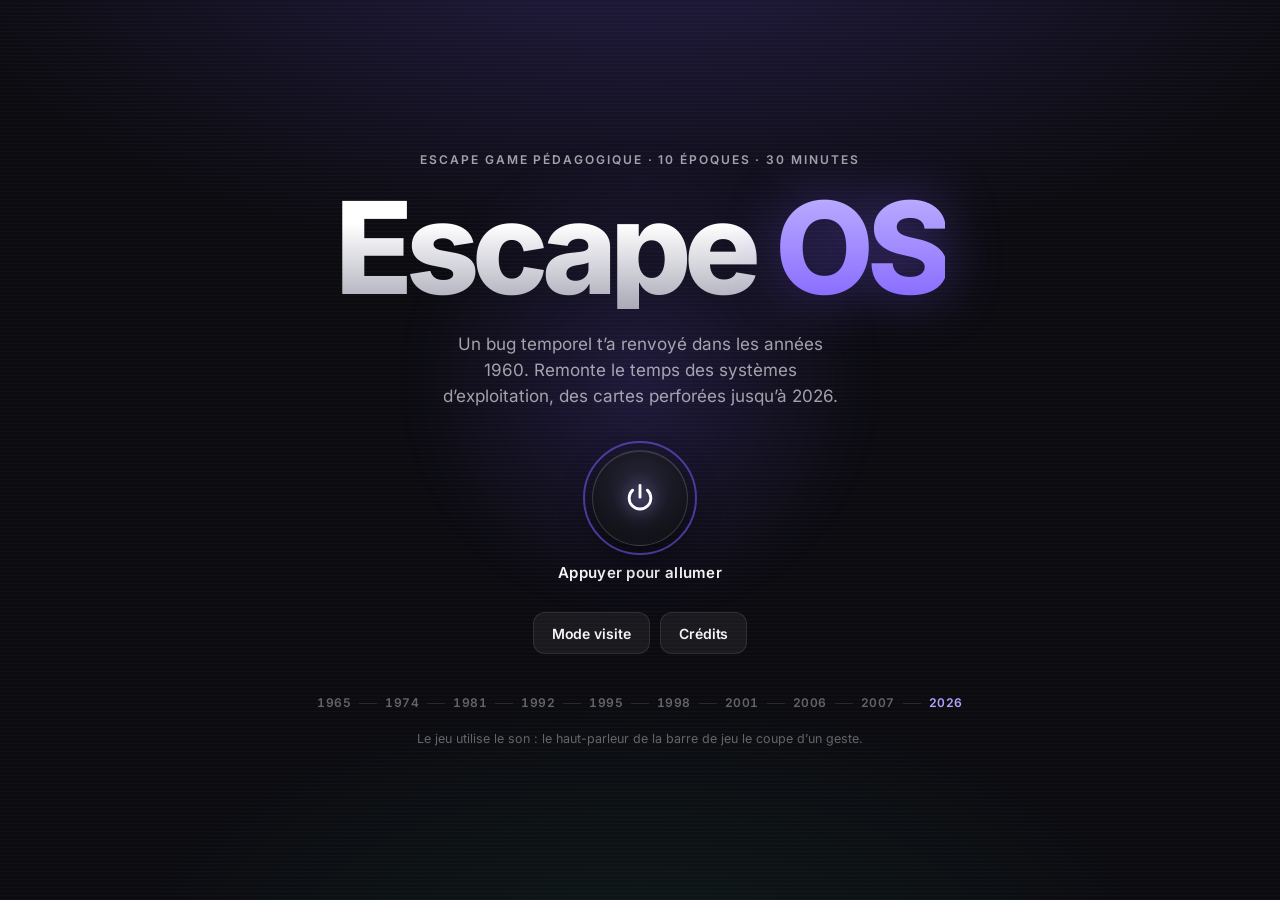
<file: index.html>
<!doctype html>
<html lang="fr">
<head>
  <meta charset="utf-8">
  <meta name="viewport" content="width=device-width, initial-scale=1, viewport-fit=cover">
  <title>Escape OS — remonter le temps des systèmes d’exploitation</title>
  <meta name="description" content="Mini escape game pédagogique : des cartes perforées des années 1960 jusqu’à l’agent IA de 2026, retrouve à chaque époque le geste qui fait passer à la suivante.">
  <meta name="theme-color" content="#0d0d12">
  <meta property="og:type" content="website">
  <meta property="og:title" content="Escape OS — remonter le temps des systèmes d’exploitation">
  <meta property="og:description" content="Trier des cartes perforées, enchaîner des commandes Unix, passer de A: à C:, envoyer un Wizz… Un escape game en 10 époques, de 1965 à 2026.">
  <meta property="og:url" content="https://escape-os-hfvc.netlify.app/">
  <meta property="og:image" content="https://escape-os-hfvc.netlify.app/assets/og-image.png">
  <meta property="og:image:width" content="1200">
  <meta property="og:image:height" content="630">
  <meta property="og:locale" content="fr_FR">
  <meta name="twitter:card" content="summary_large_image">
  <link rel="canonical" href="https://escape-os-hfvc.netlify.app/">
  <link rel="icon" href="assets/favicon.svg" type="image/svg+xml">
  <link rel="preload" href="assets/fonts/inter-latin.woff2" as="font" type="font/woff2" crossorigin>
  <link rel="stylesheet" href="css/base.css">
  <link rel="stylesheet" href="css/frame.css">
  <link rel="stylesheet" href="css/crt.css">
  <link rel="stylesheet" href="css/jump.css">
  <script type="module" src="js/main.js"></script>
</head>
<body data-era="title">
  <header id="hud" class="hud" hidden></header>

  <main id="stage" class="stage" aria-label="Écran de l’époque"></main>

  <section class="title" id="title" aria-labelledby="title-heading">
    <div class="title-glow" aria-hidden="true"></div>
    <div class="title-inner">
      <p class="title-kicker">Escape game pédagogique · 10 époques · 30 minutes</p>
      <h1 id="title-heading" class="title-logo"><span>Escape</span> <span class="title-os">OS</span></h1>
      <p class="title-sub">Un bug temporel t’a renvoyé dans les années 1960. Remonte le temps des systèmes d’exploitation, des cartes perforées jusqu’à 2026.</p>
      <button class="power" id="power" type="button" aria-describedby="power-label">
        <span class="power-halo" aria-hidden="true"></span>
        <svg viewBox="0 0 48 48" aria-hidden="true"><path d="M24 9v14"/><path d="M15.2 14.6a13 13 0 1 0 17.6 0"/></svg>
        <span class="sr-only">Allumer</span>
      </button>
      <p class="power-label" id="power-label">Appuyer pour allumer</p>
      <div class="title-actions">
        <button class="btn btn-ghost" type="button" data-title="continue" hidden>Reprendre en <span>1965</span></button>
        <button class="btn btn-ghost" type="button" data-title="new" hidden>Nouvelle partie</button>
        <button class="btn btn-ghost" type="button" data-title="visit">Mode visite</button>
        <button class="btn btn-ghost" type="button" data-title="credits">Crédits</button>
      </div>
      <ol class="title-eras" aria-label="Le parcours">
        <li>1965</li><li>1974</li><li>1981</li><li>1992</li><li>1995</li><li>1998</li><li>2001</li><li>2006</li><li>2007</li><li>2026</li>
      </ol>
      <p class="title-note">Le jeu utilise le son : le haut-parleur de la barre de jeu le coupe d’un geste.</p>
    </div>
  </section>

  <div id="overlays" class="overlays"></div>

  <noscript><p class="noscript">Escape OS a besoin de JavaScript pour fonctionner.</p></noscript>
</body>
</html>
</file>
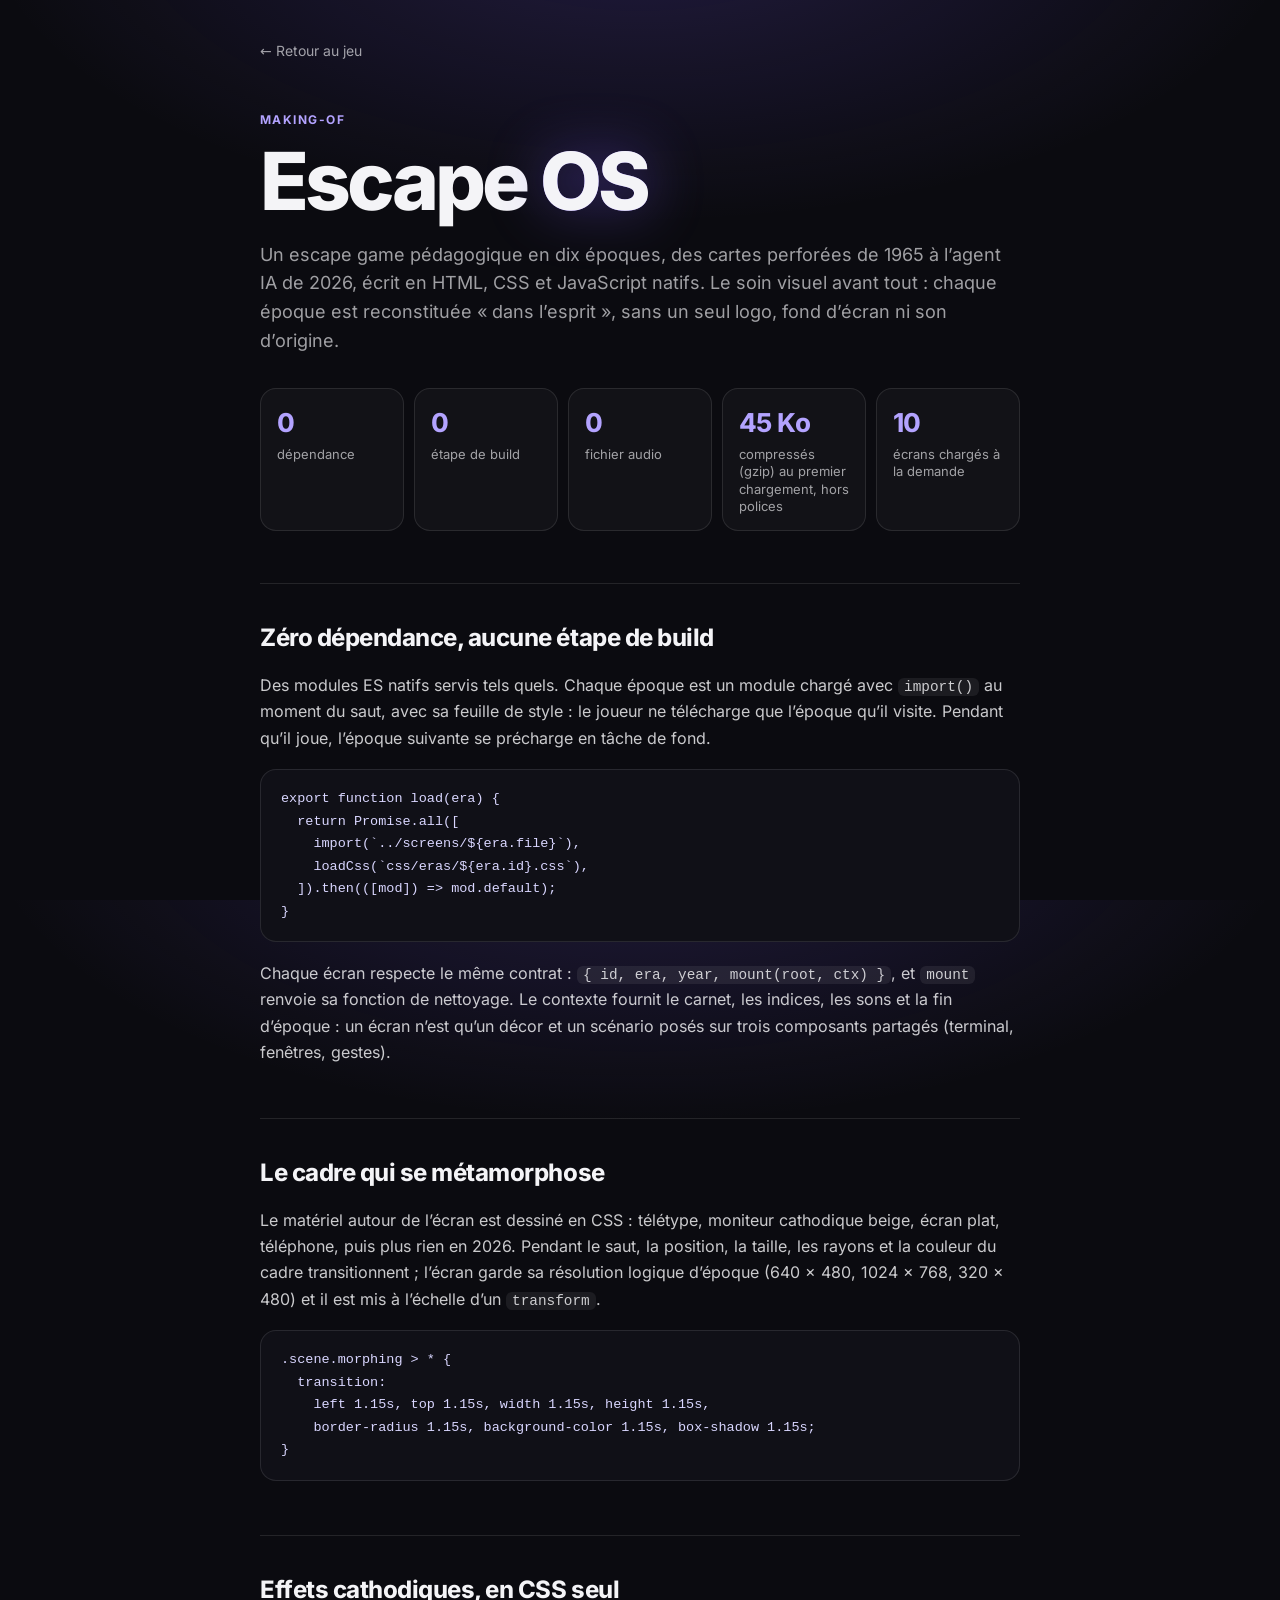
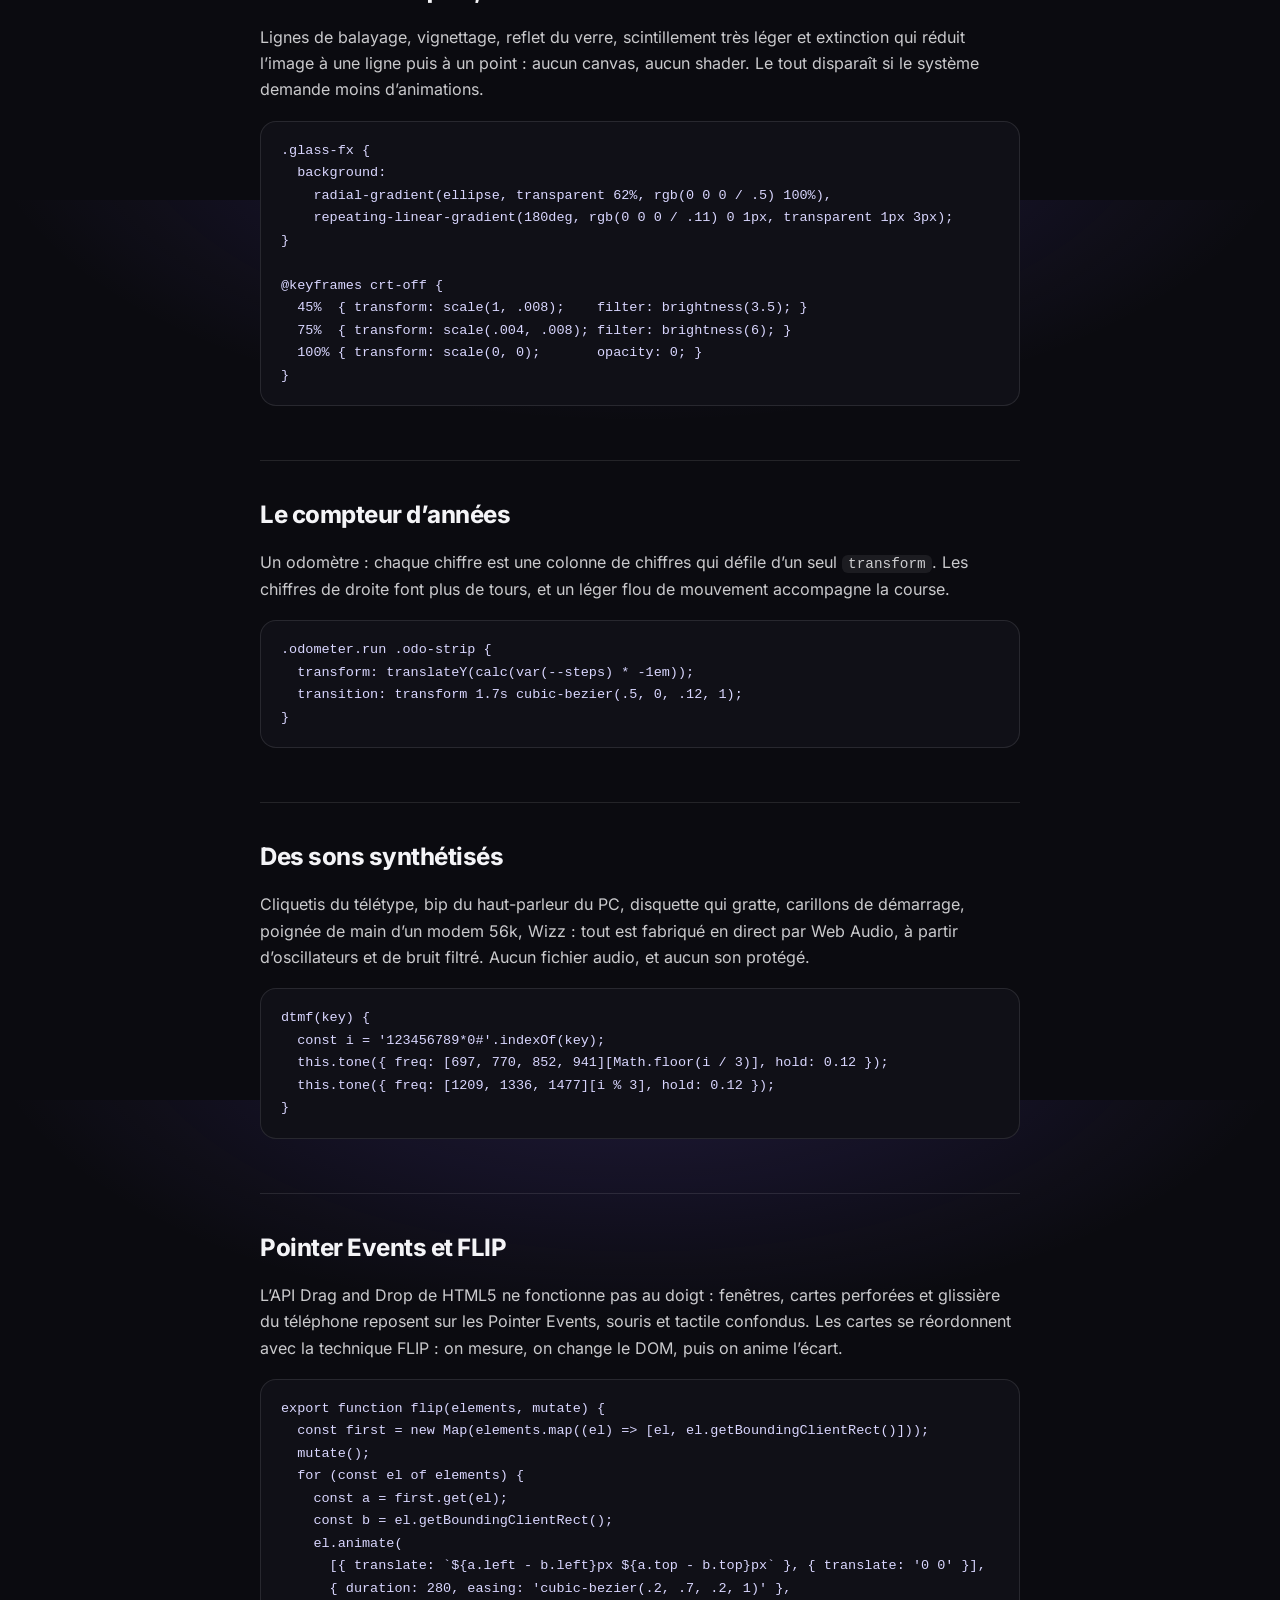
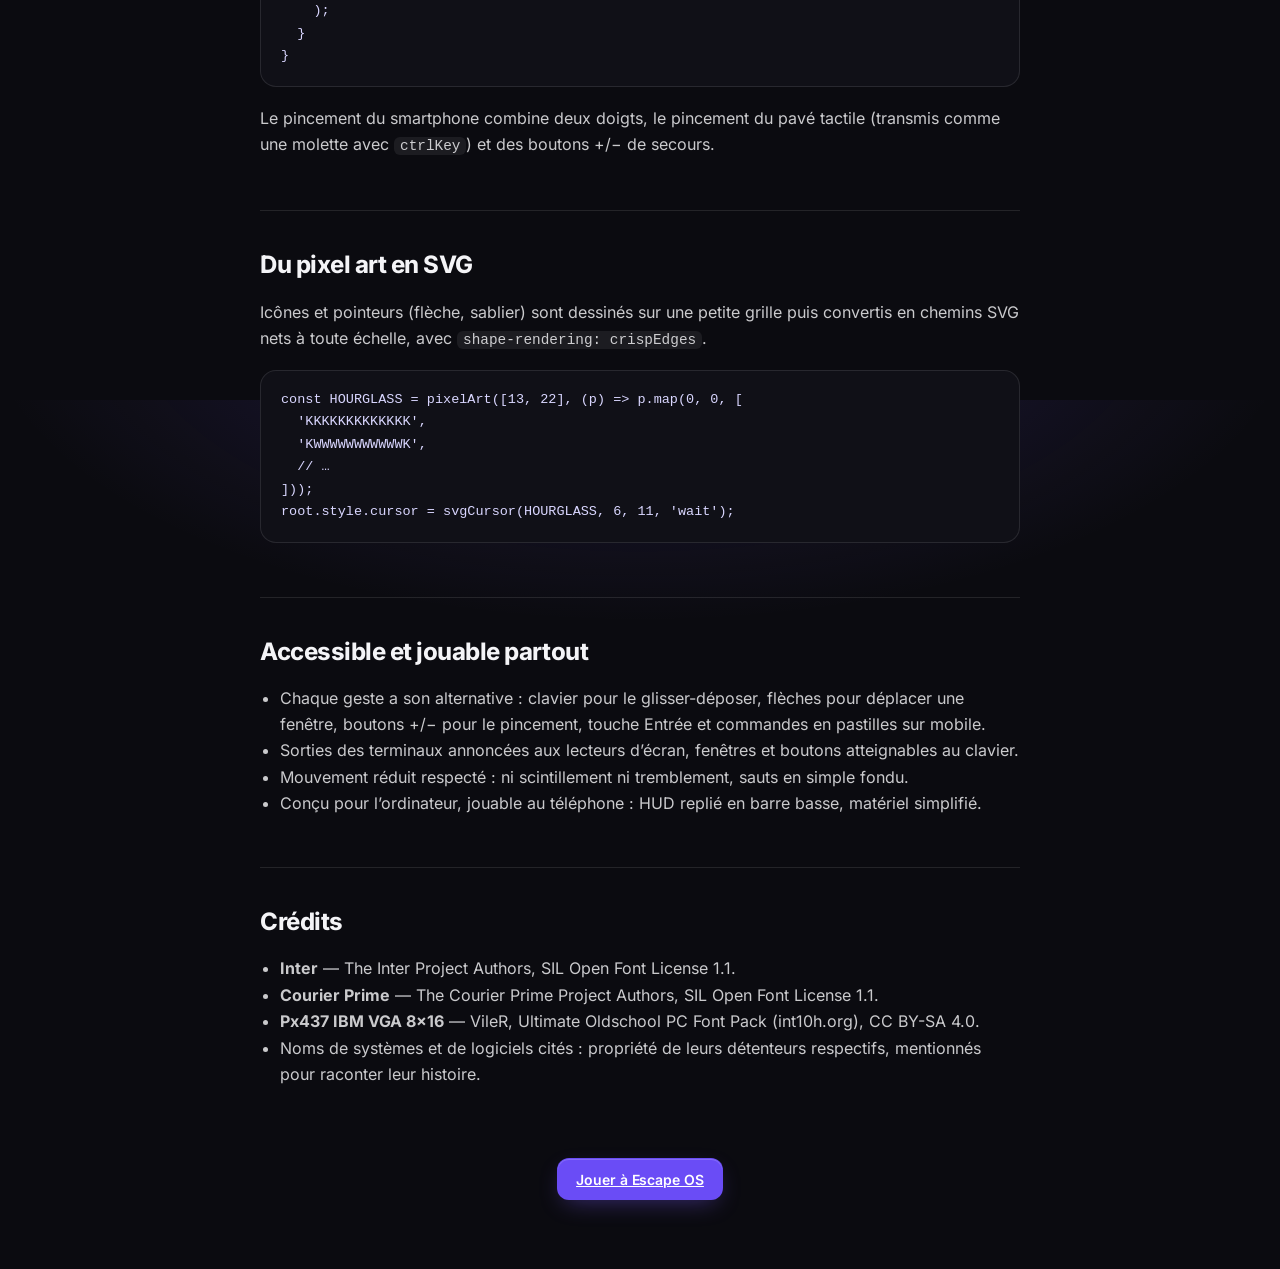
<file: making-of.html>
<!doctype html>
<html lang="fr">
<head>
  <meta charset="utf-8">
  <meta name="viewport" content="width=device-width, initial-scale=1, viewport-fit=cover">
  <title>Making-of — Escape OS</title>
  <meta name="description" content="Les coulisses d’Escape OS : zéro dépendance, effets cathodiques en CSS seul, sons synthétisés en Web Audio, Pointer Events et FLIP.">
  <meta name="theme-color" content="#0d0d12">
  <meta property="og:title" content="Making-of — Escape OS">
  <meta property="og:description" content="Zéro dépendance, effets cathodiques en CSS seul, sons synthétisés, Pointer Events et FLIP.">
  <meta property="og:type" content="article">
  <meta property="og:url" content="https://escape-os-hfvc.netlify.app/making-of.html">
  <meta property="og:image" content="https://escape-os-hfvc.netlify.app/assets/og-image.png">
  <meta property="og:image:width" content="1200">
  <meta property="og:image:height" content="630">
  <meta name="twitter:card" content="summary_large_image">
  <link rel="canonical" href="https://escape-os-hfvc.netlify.app/making-of.html">
  <link rel="icon" href="assets/favicon.svg" type="image/svg+xml">
  <link rel="stylesheet" href="css/base.css">
  <link rel="stylesheet" href="css/making-of.css">
</head>
<body class="mo">
  <header class="mo-hero">
    <a class="mo-back" href="./">← Retour au jeu</a>
    <p class="kicker">Making-of</p>
    <h1>Escape <span class="title-os">OS</span></h1>
    <p class="mo-lead">Un escape game pédagogique en dix époques, des cartes perforées de 1965 à l’agent IA de 2026, écrit en HTML, CSS et JavaScript natifs. Le soin visuel avant tout : chaque époque est reconstituée « dans l’esprit », sans un seul logo, fond d’écran ni son d’origine.</p>
    <ul class="mo-stats" aria-label="Chiffres clés">
      <li><b>0</b><span>dépendance</span></li>
      <li><b>0</b><span>étape de build</span></li>
      <li><b>0</b><span>fichier audio</span></li>
      <li><b data-stat="first">45 Ko</b><span>compressés (gzip) au premier chargement, hors polices</span></li>
      <li><b>10</b><span>écrans chargés à la demande</span></li>
    </ul>
  </header>

  <main class="mo-main">
    <section>
      <h2>Zéro dépendance, aucune étape de build</h2>
      <p>Des modules ES natifs servis tels quels. Chaque époque est un module chargé avec <code>import()</code> au moment du saut, avec sa feuille de style : le joueur ne télécharge que l’époque qu’il visite. Pendant qu’il joue, l’époque suivante se précharge en tâche de fond.</p>
      <pre><code>export function load(era) {
  return Promise.all([
    import(`../screens/${era.file}`),
    loadCss(`css/eras/${era.id}.css`),
  ]).then(([mod]) =&gt; mod.default);
}</code></pre>
      <p>Chaque écran respecte le même contrat : <code>{ id, era, year, mount(root, ctx) }</code>, et <code>mount</code> renvoie sa fonction de nettoyage. Le contexte fournit le carnet, les indices, les sons et la fin d’époque : un écran n’est qu’un décor et un scénario posés sur trois composants partagés (terminal, fenêtres, gestes).</p>
    </section>

    <section>
      <h2>Le cadre qui se métamorphose</h2>
      <p>Le matériel autour de l’écran est dessiné en CSS : télétype, moniteur cathodique beige, écran plat, téléphone, puis plus rien en 2026. Pendant le saut, la position, la taille, les rayons et la couleur du cadre transitionnent ; l’écran garde sa résolution logique d’époque (640 × 480, 1024 × 768, 320 × 480) et il est mis à l’échelle d’un <code>transform</code>.</p>
      <pre><code>.scene.morphing &gt; * {
  transition:
    left 1.15s, top 1.15s, width 1.15s, height 1.15s,
    border-radius 1.15s, background-color 1.15s, box-shadow 1.15s;
}</code></pre>
    </section>

    <section>
      <h2>Effets cathodiques, en CSS seul</h2>
      <p>Lignes de balayage, vignettage, reflet du verre, scintillement très léger et extinction qui réduit l’image à une ligne puis à un point : aucun canvas, aucun shader. Le tout disparaît si le système demande moins d’animations.</p>
      <pre><code>.glass-fx {
  background:
    radial-gradient(ellipse, transparent 62%, rgb(0 0 0 / .5) 100%),
    repeating-linear-gradient(180deg, rgb(0 0 0 / .11) 0 1px, transparent 1px 3px);
}

@keyframes crt-off {
  45%  { transform: scale(1, .008);    filter: brightness(3.5); }
  75%  { transform: scale(.004, .008); filter: brightness(6); }
  100% { transform: scale(0, 0);       opacity: 0; }
}</code></pre>
    </section>

    <section>
      <h2>Le compteur d’années</h2>
      <p>Un odomètre : chaque chiffre est une colonne de chiffres qui défile d’un seul <code>transform</code>. Les chiffres de droite font plus de tours, et un léger flou de mouvement accompagne la course.</p>
      <pre><code>.odometer.run .odo-strip {
  transform: translateY(calc(var(--steps) * -1em));
  transition: transform 1.7s cubic-bezier(.5, 0, .12, 1);
}</code></pre>
    </section>

    <section>
      <h2>Des sons synthétisés</h2>
      <p>Cliquetis du télétype, bip du haut-parleur du PC, disquette qui gratte, carillons de démarrage, poignée de main d’un modem 56k, Wizz : tout est fabriqué en direct par Web Audio, à partir d’oscillateurs et de bruit filtré. Aucun fichier audio, et aucun son protégé.</p>
      <pre><code>dtmf(key) {
  const i = '123456789*0#'.indexOf(key);
  this.tone({ freq: [697, 770, 852, 941][Math.floor(i / 3)], hold: 0.12 });
  this.tone({ freq: [1209, 1336, 1477][i % 3], hold: 0.12 });
}</code></pre>
    </section>

    <section>
      <h2>Pointer Events et FLIP</h2>
      <p>L’API Drag and Drop de HTML5 ne fonctionne pas au doigt : fenêtres, cartes perforées et glissière du téléphone reposent sur les Pointer Events, souris et tactile confondus. Les cartes se réordonnent avec la technique FLIP : on mesure, on change le DOM, puis on anime l’écart.</p>
      <pre><code>export function flip(elements, mutate) {
  const first = new Map(elements.map((el) =&gt; [el, el.getBoundingClientRect()]));
  mutate();
  for (const el of elements) {
    const a = first.get(el);
    const b = el.getBoundingClientRect();
    el.animate(
      [{ translate: `${a.left - b.left}px ${a.top - b.top}px` }, { translate: '0 0' }],
      { duration: 280, easing: 'cubic-bezier(.2, .7, .2, 1)' },
    );
  }
}</code></pre>
      <p>Le pincement du smartphone combine deux doigts, le pincement du pavé tactile (transmis comme une molette avec <code>ctrlKey</code>) et des boutons +/− de secours.</p>
    </section>

    <section>
      <h2>Du pixel art en SVG</h2>
      <p>Icônes et pointeurs (flèche, sablier) sont dessinés sur une petite grille puis convertis en chemins SVG nets à toute échelle, avec <code>shape-rendering: crispEdges</code>.</p>
      <pre><code>const HOURGLASS = pixelArt([13, 22], (p) =&gt; p.map(0, 0, [
  'KKKKKKKKKKKKK',
  'KWWWWWWWWWWWK',
  // …
]));
root.style.cursor = svgCursor(HOURGLASS, 6, 11, 'wait');</code></pre>
    </section>

    <section>
      <h2>Accessible et jouable partout</h2>
      <ul>
        <li>Chaque geste a son alternative : clavier pour le glisser-déposer, flèches pour déplacer une fenêtre, boutons +/− pour le pincement, touche Entrée et commandes en pastilles sur mobile.</li>
        <li>Sorties des terminaux annoncées aux lecteurs d’écran, fenêtres et boutons atteignables au clavier.</li>
        <li>Mouvement réduit respecté : ni scintillement ni tremblement, sauts en simple fondu.</li>
        <li>Conçu pour l’ordinateur, jouable au téléphone : HUD replié en barre basse, matériel simplifié.</li>
      </ul>
    </section>

    <section class="mo-credits">
      <h2>Crédits</h2>
      <ul>
        <li><b>Inter</b> — The Inter Project Authors, SIL Open Font License 1.1.</li>
        <li><b>Courier Prime</b> — The Courier Prime Project Authors, SIL Open Font License 1.1.</li>
        <li><b>Px437 IBM VGA 8x16</b> — VileR, Ultimate Oldschool PC Font Pack (int10h.org), CC BY-SA 4.0.</li>
        <li>Noms de systèmes et de logiciels cités : propriété de leurs détenteurs respectifs, mentionnés pour raconter leur histoire.</li>
      </ul>
    </section>
  </main>

  <footer class="mo-foot">
    <a class="btn btn-primary" href="./">Jouer à Escape OS</a>
  </footer>
</body>
</html>
</file>
<file: css/base.css>
/* Escape OS — jetons, typographies, HUD du voyageur, panneaux et fenêtres modales.
   Le HUD garde un style 2026 identique à toutes les époques : une seule couleur
   d'accent, police Inter, verre fumé. */

@font-face {
  font-family: 'Inter';
  src: url('../assets/fonts/inter-latin.woff2') format('woff2');
  font-weight: 300 800;
  font-display: swap;
}

@font-face {
  font-family: 'Courier Prime';
  src: url('../assets/fonts/courier-prime-400.woff2') format('woff2');
  font-weight: 400;
  font-display: swap;
}

@font-face {
  font-family: 'Courier Prime';
  src: url('../assets/fonts/courier-prime-700.woff2') format('woff2');
  font-weight: 700;
  font-display: swap;
}

/* Px437 IBM VGA 8x16, VileR (int10h.org), CC BY-SA 4.0 */
@font-face {
  font-family: 'IBM VGA';
  src: url('../assets/fonts/WebPlus_IBM_VGA_8x16.woff') format('woff');
  font-display: block;
}

:root {
  --font-ui: 'Inter', system-ui, -apple-system, 'Segoe UI', Roboto, sans-serif;
  --font-mono: 'Courier Prime', 'Courier New', Courier, monospace;
  --font-vga: 'IBM VGA', 'Courier New', monospace;
  --font-win: 'Microsoft Sans Serif', 'MS Sans Serif', Tahoma, 'Segoe UI', Arial, 'Liberation Sans', sans-serif;
  --font-xp: Tahoma, 'Segoe UI', Verdana, 'DejaVu Sans', sans-serif;
  --font-ubuntu: 'DejaVu Sans', 'Bitstream Vera Sans', Verdana, Geneva, sans-serif;
  --font-phone: 'Helvetica Neue', Helvetica, Arial, sans-serif;

  --accent: #7c5cff;
  --accent-strong: #6a4cf6; /* fond des boutons : contraste 5,3:1 avec le blanc */
  --accent-2: #b3a3ff;
  --accent-ink: #ffffff;
  --accent-soft: rgba(124, 92, 255, 0.16);
  --accent-glow: rgba(124, 92, 255, 0.45);
  --ok: #3ddc97;
  --danger: #ef4f5a;

  --glass: rgba(16, 16, 23, 0.82);
  --glass-solid: #15151d;
  --glass-border: rgba(255, 255, 255, 0.09);
  --fg: #f4f4f7;
  --fg-dim: rgba(244, 244, 247, 0.64);
  --fg-faint: rgba(244, 244, 247, 0.38);
  --line: rgba(255, 255, 255, 0.1);

  --page-bg: #0b0b10;
  --ease: cubic-bezier(0.2, 0.7, 0.2, 1);
  --ease-io: cubic-bezier(0.7, 0, 0.2, 1);
  --hud-top: 12px;
  --hud-h: 56px;
  color-scheme: dark;
}

*,
*::before,
*::after {
  box-sizing: border-box;
}

html,
body {
  height: 100%;
}

body {
  margin: 0;
  overflow: hidden;
  background: var(--page-bg);
  color: var(--fg);
  font: 15px/1.5 var(--font-ui);
  -webkit-font-smoothing: antialiased;
  -webkit-tap-highlight-color: transparent;
  transition: background-color 1.2s var(--ease);
}

button {
  font: inherit;
  color: inherit;
}

:focus-visible {
  outline: 2px solid var(--accent-2);
  outline-offset: 2px;
}

[hidden] {
  display: none !important;
}

.sr-only {
  position: absolute !important;
  width: 1px;
  height: 1px;
  overflow: hidden;
  clip: rect(0 0 0 0);
  white-space: nowrap;
}

.icon {
  width: 20px;
  height: 20px;
  flex: none;
}

.noscript {
  position: fixed;
  inset: 0;
  display: grid;
  place-items: center;
  margin: 0;
}

/* ——— Boutons ——— */

.btn {
  display: inline-flex;
  align-items: center;
  justify-content: center;
  gap: 8px;
  height: 42px;
  padding: 0 18px;
  border: 1px solid transparent;
  border-radius: 12px;
  font-weight: 600;
  font-size: 14px;
  letter-spacing: -0.005em;
  cursor: pointer;
  transition: transform 0.15s var(--ease), background-color 0.2s, box-shadow 0.2s, border-color 0.2s;
}

.btn:active {
  transform: scale(0.97);
}

.btn .icon {
  width: 18px;
  height: 18px;
}

.btn-primary {
  background: var(--accent-strong);
  color: var(--accent-ink);
  box-shadow: 0 8px 24px -8px var(--accent-glow), inset 0 1px 0 rgba(255, 255, 255, 0.18);
}

.btn-primary:hover {
  background: #7a5dfa;
}

.btn-ghost {
  background: rgba(255, 255, 255, 0.06);
  border-color: var(--line);
  color: var(--fg);
}

.btn-ghost:hover {
  background: rgba(255, 255, 255, 0.11);
}

.btn-danger {
  background: var(--danger);
  color: #fff;
}

.btn-small {
  height: 34px;
  padding: 0 12px;
  font-size: 13px;
  border-radius: 10px;
}

.icon-btn {
  display: grid;
  place-items: center;
  width: 36px;
  height: 36px;
  border: 0;
  border-radius: 10px;
  background: transparent;
  color: var(--fg-dim);
  cursor: pointer;
}

.icon-btn:hover {
  background: rgba(255, 255, 255, 0.08);
  color: var(--fg);
}

.chip {
  display: inline-flex;
  align-items: center;
  height: 24px;
  padding: 0 9px;
  border-radius: 999px;
  background: var(--accent-soft);
  color: var(--accent-2);
  font-size: 12px;
  font-weight: 600;
  font-variant-numeric: tabular-nums;
  white-space: nowrap;
}

/* ——— Écran titre ——— */

.title {
  position: fixed;
  inset: 0;
  z-index: 50;
  display: grid;
  place-items: center;
  overflow: auto;
  padding: 32px 20px;
  background:
    radial-gradient(1200px 600px at 50% -10%, rgba(124, 92, 255, 0.22), transparent 60%),
    radial-gradient(900px 500px at 50% 110%, rgba(61, 220, 151, 0.07), transparent 60%),
    #0b0b10;
  text-align: center;
  transition: opacity 0.6s var(--ease), visibility 0.6s;
}

.title::before {
  content: '';
  position: absolute;
  inset: 0;
  background: repeating-linear-gradient(0deg, rgba(255, 255, 255, 0.025) 0 1px, transparent 1px 4px);
  pointer-events: none;
}

.title.leaving {
  opacity: 0;
  visibility: hidden;
}

.title-glow {
  position: absolute;
  left: 50%;
  top: 50%;
  width: 520px;
  height: 520px;
  margin: -330px 0 0 -260px;
  border-radius: 50%;
  background: radial-gradient(circle, rgba(124, 92, 255, 0.18), transparent 65%);
  filter: blur(10px);
  pointer-events: none;
}

.title-inner {
  position: relative;
  max-width: 720px;
}

.title-kicker {
  margin: 0 0 18px;
  color: var(--fg-dim);
  font-size: 12px;
  font-weight: 600;
  letter-spacing: 0.16em;
  text-transform: uppercase;
}

.title-logo {
  margin: 0;
  font-size: clamp(56px, 12vw, 128px);
  font-weight: 800;
  line-height: 0.95;
  letter-spacing: -0.055em;
  background: linear-gradient(180deg, #fff 30%, #a9a9b8);
  -webkit-background-clip: text;
  background-clip: text;
  color: transparent;
}

.title-os {
  background: linear-gradient(180deg, #c7bbff, var(--accent));
  -webkit-background-clip: text;
  background-clip: text;
  filter: drop-shadow(0 0 28px rgba(124, 92, 255, 0.45));
}

.title-sub {
  max-width: 520px;
  margin: 22px auto 0;
  color: var(--fg-dim);
  font-size: 17px;
  line-height: 1.55;
  text-wrap: balance;
}

.power {
  position: relative;
  display: grid;
  place-items: center;
  width: 96px;
  height: 96px;
  margin: 40px auto 0;
  border: 1px solid rgba(255, 255, 255, 0.16);
  border-radius: 50%;
  background: radial-gradient(circle at 50% 35%, #26263a, #121219 70%);
  box-shadow: 0 18px 40px -12px rgba(0, 0, 0, 0.8), inset 0 1px 0 rgba(255, 255, 255, 0.12);
  cursor: pointer;
  transition: transform 0.2s var(--ease), border-color 0.3s;
}

.power svg {
  width: 40px;
  height: 40px;
  fill: none;
  stroke: #fff;
  stroke-width: 3.4;
  stroke-linecap: round;
  filter: drop-shadow(0 0 8px rgba(179, 163, 255, 0.8));
}

.power:hover {
  border-color: rgba(179, 163, 255, 0.6);
  transform: scale(1.04);
}

.power:active {
  transform: scale(0.96);
}

.power-halo {
  position: absolute;
  inset: -10px;
  border-radius: 50%;
  border: 2px solid rgba(124, 92, 255, 0.55);
  animation: halo 2.4s var(--ease) infinite;
}

.powering .power-halo {
  animation: none;
  inset: -4px;
  border-color: var(--accent);
  box-shadow: 0 0 40px var(--accent-glow);
}

@keyframes halo {
  0% {
    opacity: 0.9;
    transform: scale(0.92);
  }
  70%,
  100% {
    opacity: 0;
    transform: scale(1.35);
  }
}

.power-label {
  margin: 16px 0 0;
  color: var(--fg);
  font-weight: 600;
  letter-spacing: 0.02em;
}

.title-actions {
  display: flex;
  flex-wrap: wrap;
  justify-content: center;
  gap: 10px;
  margin-top: 28px;
}

.title-eras {
  display: flex;
  justify-content: center;
  flex-wrap: wrap;
  gap: 6px 0;
  margin: 40px 0 0;
  padding: 0;
  list-style: none;
  color: var(--fg-faint);
  font-size: 12px;
  font-weight: 600;
  font-variant-numeric: tabular-nums;
  letter-spacing: 0.04em;
}

.title-eras li + li::before {
  content: '';
  display: inline-block;
  width: 18px;
  height: 1px;
  margin: 0 8px;
  vertical-align: middle;
  background: var(--line);
}

.title-eras li:last-child {
  color: var(--accent-2);
}

.title-note {
  margin: 18px 0 0;
  color: var(--fg-faint);
  font-size: 12.5px;
}

/* ——— HUD ——— */

.hud {
  position: fixed;
  z-index: 30;
  top: var(--hud-top);
  left: 50%;
  width: min(1120px, calc(100% - 24px));
  transform: translateX(-50%);
  color: var(--fg);
  animation: hud-in 0.6s var(--ease) both;
}

@keyframes hud-in {
  from {
    opacity: 0;
    transform: translate(-50%, -12px);
  }
}

.hud-bar {
  display: grid;
  grid-template-columns: auto auto minmax(0, 1fr) auto;
  align-items: center;
  gap: 22px;
  height: var(--hud-h);
  padding: 0 8px 0 16px;
  border: 1px solid var(--glass-border);
  border-radius: 18px;
  background: var(--glass);
  backdrop-filter: blur(18px) saturate(1.5);
  -webkit-backdrop-filter: blur(18px) saturate(1.5);
  box-shadow: 0 12px 32px -12px rgba(0, 0, 0, 0.5), inset 0 1px 0 rgba(255, 255, 255, 0.05);
}

.hud-brand {
  display: flex;
  align-items: center;
  gap: 9px;
  font-weight: 700;
  font-size: 14px;
  letter-spacing: -0.01em;
  white-space: nowrap;
}

.logo {
  width: 28px;
  height: 28px;
  color: var(--accent-2);
}

.hud-era {
  display: flex;
  flex-direction: column;
  min-width: 112px;
  padding-left: 20px;
  border-left: 1px solid var(--line);
  line-height: 1.1;
}

.hud-year {
  font-size: 20px;
  font-weight: 750;
  font-variant-numeric: tabular-nums;
  letter-spacing: -0.02em;
}

.hud-era.changed > * {
  animation: fade-up 0.6s var(--ease) both;
}

.hud-era.changed .hud-system {
  animation-delay: 0.08s;
}

.hud-system {
  color: var(--fg-dim);
  font-size: 11.5px;
  font-weight: 500;
  white-space: nowrap;
}

.tl {
  position: relative;
  height: 40px;
}

.tl ol {
  position: relative;
  display: flex;
  justify-content: space-between;
  align-items: center;
  height: 100%;
  margin: 0;
  padding: 0;
  list-style: none;
}

.tl-track {
  position: absolute;
  left: 12px;
  right: 12px;
  top: 50%;
  height: 2px;
  margin-top: -1px;
  border-radius: 2px;
  background: rgba(255, 255, 255, 0.12);
  overflow: hidden;
}

.tl-fill {
  position: absolute;
  inset: 0;
  background: linear-gradient(90deg, var(--accent-2), var(--accent));
  transform: scaleX(0);
  transform-origin: left;
  transition: transform 1s var(--ease);
}

.tl-node {
  position: relative;
  display: grid;
  place-items: center;
  width: 24px;
  height: 24px;
  padding: 0;
  border: 0;
  border-radius: 50%;
  background: none;
  cursor: pointer;
}

.tl-dot {
  width: 9px;
  height: 9px;
  border-radius: 50%;
  border: 1.5px solid rgba(255, 255, 255, 0.4);
  background: #16161e;
  transition: all 0.4s var(--ease);
}

.tl-node:hover .tl-dot {
  border-color: #fff;
  transform: scale(1.25);
}

.tl-node.is-done .tl-dot {
  border-color: transparent;
  background: rgba(255, 255, 255, 0.86);
}

.tl-node.is-locked .tl-dot {
  border-color: rgba(255, 255, 255, 0.22);
}

.tl-node.is-current .tl-dot {
  width: 13px;
  height: 13px;
  border-color: transparent;
  background: var(--accent);
  box-shadow: 0 0 0 4px rgba(124, 92, 255, 0.25), 0 0 16px var(--accent-glow);
}

.tl-tip {
  position: absolute;
  top: calc(100% + 10px);
  left: 50%;
  z-index: 2;
  padding: 7px 10px;
  border: 1px solid var(--glass-border);
  border-radius: 10px;
  background: var(--glass-solid);
  color: var(--fg-dim);
  font-size: 12px;
  line-height: 1.3;
  white-space: nowrap;
  opacity: 0;
  pointer-events: none;
  transform: translate(-50%, -4px);
  transition: opacity 0.15s, transform 0.15s var(--ease);
}

.tl-tip b {
  display: block;
  color: var(--fg);
  font-weight: 650;
}

.tl li:first-child .tl-tip {
  left: 0;
  transform: translate(0, -4px);
}

.tl li:last-child .tl-tip {
  left: auto;
  right: 0;
  transform: translate(0, -4px);
}

.tl-node:hover .tl-tip,
.tl-node:focus-visible .tl-tip {
  opacity: 1;
  transform: translate(-50%, 0);
}

.tl li:first-child .tl-node:hover .tl-tip,
.tl li:last-child .tl-node:hover .tl-tip,
.tl li:first-child .tl-node:focus-visible .tl-tip,
.tl li:last-child .tl-node:focus-visible .tl-tip {
  transform: translate(0, 0);
}

.hud.locked .tl-node {
  cursor: default;
}

.hud-actions {
  display: flex;
  align-items: center;
  gap: 2px;
}

.hud-chrono {
  min-width: 52px;
  margin-right: 8px;
  color: var(--fg-dim);
  font-size: 13px;
  font-weight: 600;
  font-variant-numeric: tabular-nums;
  text-align: right;
}

.hud-btn {
  position: relative;
  display: grid;
  place-items: center;
  width: 40px;
  height: 40px;
  border: 0;
  border-radius: 12px;
  background: transparent;
  color: var(--fg-dim);
  cursor: pointer;
  transition: background-color 0.2s, color 0.2s;
}

.hud-btn:hover,
.hud-btn[aria-expanded='true'] {
  background: rgba(255, 255, 255, 0.09);
  color: var(--fg);
}

.hud-btn:disabled {
  opacity: 0.4;
  cursor: default;
}

.hud-btn .when-off,
.hud-btn.is-off .when-on {
  display: none;
}

.hud-btn.is-off .when-off {
  display: block;
}

.hud-btn.suggest {
  color: #fff;
  background: var(--accent-strong);
  box-shadow: 0 0 0 0 var(--accent-glow);
  animation: suggest 1.6s var(--ease) infinite;
}

@keyframes suggest {
  0% {
    box-shadow: 0 0 0 0 var(--accent-glow);
  }
  80%,
  100% {
    box-shadow: 0 0 0 12px rgba(124, 92, 255, 0);
  }
}

.badge {
  position: absolute;
  top: 5px;
  right: 4px;
  min-width: 17px;
  height: 17px;
  padding: 0 4px;
  border-radius: 999px;
  background: var(--accent-strong);
  color: #fff;
  font-size: 10.5px;
  font-weight: 700;
  line-height: 17px;
  text-align: center;
  box-shadow: 0 0 0 2px #15151d;
}

.badge.fresh {
  animation: pop 0.6s var(--ease);
}

@keyframes pop {
  30% {
    transform: scale(1.5);
  }
}

/* ——— Panneaux : carnet, indices, menu ——— */

/* Au-dessus de l'écran titre (50) : les fenêtres modales s'ouvrent aussi depuis le titre */
.overlays {
  position: fixed;
  inset: 0;
  z-index: 55;
  pointer-events: none;
}

.overlays > * {
  pointer-events: auto;
}

.drawer,
.popover {
  position: fixed;
  z-index: 41;
  border: 1px solid var(--glass-border);
  background: rgba(18, 18, 26, 0.9);
  backdrop-filter: blur(22px) saturate(1.5);
  -webkit-backdrop-filter: blur(22px) saturate(1.5);
  box-shadow: 0 24px 60px -20px rgba(0, 0, 0, 0.7);
  opacity: 0;
  transition: opacity 0.22s var(--ease), transform 0.3s var(--ease);
}

.drawer.open,
.popover.open {
  opacity: 1;
  transform: none;
}

.drawer {
  top: calc(var(--hud-top) + var(--hud-h) + 10px);
  right: max(12px, calc((100vw - 1120px) / 2));
  bottom: 16px;
  width: min(360px, calc(100vw - 24px));
  display: flex;
  flex-direction: column;
  padding: 18px;
  border-radius: 20px;
  transform: translateX(16px);
}

.drawer-head,
.pop-head,
.modal-head {
  display: flex;
  align-items: center;
  justify-content: space-between;
  gap: 12px;
}

.drawer h2,
.popover h2 {
  margin: 0;
  font-size: 16px;
  font-weight: 700;
  letter-spacing: -0.01em;
}

.drawer-intro {
  margin: 6px 0 14px;
  color: var(--fg-dim);
  font-size: 13px;
}

.nb-list {
  display: grid;
  gap: 8px;
  margin: 0;
  padding: 0;
  overflow: auto;
  list-style: none;
}

.nb-item {
  display: grid;
  grid-template-columns: auto 1fr;
  gap: 2px 10px;
  align-items: baseline;
  padding: 12px 14px;
  border: 1px solid var(--line);
  border-radius: 14px;
  background: rgba(255, 255, 255, 0.04);
}

.nb-item.is-fresh {
  animation: fresh-note 1.6s var(--ease);
}

@keyframes fresh-note {
  0%,
  40% {
    border-color: var(--accent);
    background: var(--accent-soft);
  }
}

.nb-era {
  grid-row: span 2;
  align-self: start;
  padding: 3px 7px;
  border-radius: 7px;
  background: var(--accent-soft);
  color: var(--accent-2);
  font-size: 11px;
  font-weight: 700;
  font-variant-numeric: tabular-nums;
}

.nb-label {
  color: var(--fg-dim);
  font-size: 12px;
}

.nb-text {
  grid-column: 2;
  font-family: var(--font-mono);
  font-size: 16px;
  font-weight: 700;
  word-break: break-word;
}

.nb-empty {
  margin: 8px 0 0;
  color: var(--fg-faint);
  font-size: 13px;
}

.popover {
  top: calc(var(--hud-top) + var(--hud-h) + 10px);
  right: max(12px, calc((100vw - 1120px) / 2));
  width: min(360px, calc(100vw - 24px));
  padding: 18px;
  border-radius: 18px;
  transform: translateY(-8px);
}

.hint-count {
  color: var(--fg-faint);
  font-size: 12px;
  font-weight: 600;
  font-variant-numeric: tabular-nums;
}

.hint-list {
  display: grid;
  gap: 10px;
  margin: 14px 0;
  padding: 0;
  list-style: none;
}

.hint-list li {
  display: grid;
  grid-template-columns: 24px 1fr;
  gap: 10px;
  animation: fade-up 0.35s var(--ease);
}

.hint-list p {
  margin: 1px 0 0;
  font-size: 14px;
  line-height: 1.45;
}

.hint-level {
  display: grid;
  place-items: center;
  width: 24px;
  height: 24px;
  border-radius: 8px;
  background: var(--accent-soft);
  color: var(--accent-2);
  font-size: 12px;
  font-weight: 700;
}

.hint-done {
  margin: 0;
  color: var(--fg-faint);
  font-size: 12.5px;
}

.hint-more {
  width: 100%;
}

.menu-pop {
  width: 280px;
  padding: 8px;
}

.menu-pop button {
  display: flex;
  flex-direction: column;
  width: 100%;
  padding: 9px 12px;
  border: 0;
  border-radius: 10px;
  background: none;
  font-size: 14px;
  font-weight: 550;
  text-align: left;
  cursor: pointer;
}

.menu-pop button:hover {
  background: rgba(255, 255, 255, 0.08);
}

.menu-pop small {
  color: var(--fg-faint);
  font-size: 12px;
  font-weight: 500;
}

.menu-pop hr {
  margin: 6px 8px;
  border: 0;
  border-top: 1px solid var(--line);
}

.menu-pop .danger {
  color: #ff8a92;
}

@keyframes fade-up {
  from {
    opacity: 0;
    transform: translateY(6px);
  }
}

/* ——— Toasts ——— */

.toasts {
  position: fixed;
  left: 50%;
  bottom: 22px;
  z-index: 45;
  display: grid;
  justify-items: center;
  gap: 8px;
  width: min(520px, calc(100vw - 24px));
  transform: translateX(-50%);
  pointer-events: none;
}

.toast {
  display: flex;
  align-items: center;
  gap: 10px;
  max-width: 100%;
  padding: 10px 12px 10px 14px;
  border: 1px solid var(--glass-border);
  border-radius: 14px;
  background: rgba(20, 20, 28, 0.9);
  backdrop-filter: blur(16px);
  -webkit-backdrop-filter: blur(16px);
  box-shadow: 0 14px 30px -12px rgba(0, 0, 0, 0.6);
  color: var(--fg);
  font-size: 13.5px;
  font-weight: 500;
  opacity: 0;
  transform: translateY(10px) scale(0.98);
  transition: opacity 0.25s var(--ease), transform 0.35s var(--ease);
  pointer-events: auto;
}

.toast.in {
  opacity: 1;
  transform: none;
}

.toast.out {
  opacity: 0;
  transform: translateY(6px);
}

.toast .icon {
  width: 18px;
  height: 18px;
  color: var(--accent-2);
}

.toast-action {
  margin-left: 4px;
  padding: 5px 10px;
  border: 0;
  border-radius: 8px;
  background: var(--accent-strong);
  color: #fff;
  font-size: 12.5px;
  font-weight: 650;
  cursor: pointer;
}

/* ——— Fenêtres modales ——— */

.modal-backdrop {
  position: fixed;
  inset: 0;
  z-index: 60;
  display: grid;
  place-items: center;
  padding: 16px;
  background: rgba(6, 6, 10, 0.5);
  backdrop-filter: blur(5px);
  -webkit-backdrop-filter: blur(5px);
  opacity: 0;
  transition: opacity 0.3s var(--ease);
}

.modal-backdrop.open {
  opacity: 1;
}

.modal {
  position: relative;
  width: min(560px, 100%);
  max-height: calc(100dvh - 32px);
  overflow: auto;
  padding: 26px;
  border: 1px solid var(--glass-border);
  border-radius: 22px;
  background: rgba(19, 19, 27, 0.96);
  box-shadow: 0 40px 90px -30px rgba(0, 0, 0, 0.8), inset 0 1px 0 rgba(255, 255, 255, 0.05);
  transform: translateY(14px) scale(0.98);
  transition: transform 0.4s var(--ease);
}

.modal-backdrop.open .modal {
  transform: none;
}

.modal h2 {
  margin: 0;
  font-size: 22px;
  font-weight: 750;
  letter-spacing: -0.02em;
  text-wrap: balance;
}

.modal > p,
.modal-intro {
  margin: 10px 0 0;
  color: var(--fg-dim);
}

.modal-actions {
  display: flex;
  justify-content: flex-end;
  flex-wrap: wrap;
  gap: 10px;
  margin-top: 24px;
}

.modal-head-actions {
  display: flex;
  align-items: center;
  gap: 6px;
}

.fact-backdrop {
  background: rgba(6, 6, 10, 0.35);
}

.fact-head {
  display: flex;
  align-items: center;
  justify-content: space-between;
  gap: 12px;
  margin-bottom: 14px;
}

.kicker {
  display: inline-flex;
  align-items: center;
  gap: 7px;
  color: var(--accent-2);
  font-size: 12px;
  font-weight: 700;
  letter-spacing: 0.12em;
  text-transform: uppercase;
}

.kicker .icon {
  width: 17px;
  height: 17px;
}

.fact-lines {
  display: grid;
  gap: 10px;
  margin: 16px 0 0;
  padding: 0;
  list-style: none;
}

.fact-lines li {
  position: relative;
  padding-left: 20px;
  color: rgba(244, 244, 247, 0.86);
  font-size: 15px;
  line-height: 1.55;
  animation: fade-up 0.5s var(--ease) both;
}

.fact-lines li:nth-child(2) {
  animation-delay: 0.08s;
}

.fact-lines li:nth-child(3) {
  animation-delay: 0.16s;
}

.fact-lines li:nth-child(4) {
  animation-delay: 0.24s;
}

.fact-lines li::before {
  content: '';
  position: absolute;
  left: 2px;
  top: 0.62em;
  width: 7px;
  height: 7px;
  border-radius: 50%;
  background: var(--accent);
}

.fact-gesture {
  display: flex;
  align-items: center;
  gap: 10px;
  margin: 20px 0 0;
  padding: 12px 14px;
  border-radius: 14px;
  background: rgba(61, 220, 151, 0.09);
  color: #b9f5d9;
  font-size: 14px;
}

.fact-gesture .icon {
  color: var(--ok);
}

.visit-grid {
  display: grid;
  grid-template-columns: repeat(auto-fill, minmax(150px, 1fr));
  gap: 10px;
  margin: 18px 0 0;
  padding: 0;
  list-style: none;
}

.visit-backdrop .modal,
.sheet-backdrop .modal {
  width: min(760px, 100%);
}

.visit-card {
  display: flex;
  flex-direction: column;
  align-items: flex-start;
  width: 100%;
  height: 100%;
  padding: 12px 14px;
  border: 1px solid var(--line);
  border-radius: 14px;
  background: rgba(255, 255, 255, 0.04);
  text-align: left;
  cursor: pointer;
  transition: border-color 0.2s, background-color 0.2s, transform 0.2s var(--ease);
}

.visit-card:hover {
  border-color: rgba(179, 163, 255, 0.5);
  background: var(--accent-soft);
  transform: translateY(-2px);
}

.visit-card.is-current {
  border-color: var(--accent);
}

.visit-year {
  font-size: 18px;
  font-weight: 750;
  font-variant-numeric: tabular-nums;
}

.visit-system {
  font-size: 13px;
  font-weight: 600;
}

.visit-gesture {
  margin-top: 6px;
  color: var(--fg-faint);
  font-size: 12px;
}

.sheet {
  display: grid;
  gap: 16px;
  margin-top: 18px;
}

.sheet-item h3 {
  display: flex;
  align-items: center;
  flex-wrap: wrap;
  gap: 8px;
  margin: 0 0 6px;
  font-size: 15px;
}

.sheet-item ul {
  margin: 0;
  padding-left: 18px;
  color: rgba(244, 244, 247, 0.82);
  font-size: 14px;
}

.sheet-gesture {
  margin: 6px 0 0;
  color: var(--fg-faint);
  font-size: 12.5px;
}

.credits h3 {
  margin: 20px 0 6px;
  font-size: 14px;
}

.credits p,
.credits li {
  color: rgba(244, 244, 247, 0.8);
  font-size: 14px;
}

.credits ul {
  margin: 0;
  padding-left: 18px;
}

.credits a {
  color: var(--accent-2);
}

/* ——— Erreurs et mode debug ——— */

.screen-error {
  display: grid;
  place-items: center;
  height: 100%;
  padding: 24px;
  background: #111;
  color: #eee;
  font: 16px/1.5 var(--font-ui);
  text-align: center;
}

.debug-panel {
  position: fixed;
  left: 12px;
  bottom: 12px;
  z-index: 70;
  max-width: min(420px, calc(100vw - 24px));
  padding: 10px 12px;
  border: 1px solid rgba(255, 214, 10, 0.45);
  border-radius: 12px;
  background: rgba(20, 18, 6, 0.9);
  color: #ffe36e;
  font: 12px/1.4 ui-monospace, Menlo, Consolas, monospace;
}

.dbg-head {
  display: flex;
  gap: 8px;
}

.dbg-sol {
  display: block;
  margin: 6px 0;
  color: #fff;
  white-space: pre-wrap;
}

.dbg-actions {
  display: flex;
  gap: 6px;
}

.dbg-actions button {
  padding: 3px 8px;
  border: 1px solid rgba(255, 214, 10, 0.5);
  border-radius: 6px;
  background: transparent;
  color: #ffe36e;
  font: inherit;
  cursor: pointer;
}

/* ——— Tablette : HUD resserré ——— */

@media (max-width: 1000px) {
  .hud-bar {
    gap: 14px;
  }

  .hud-brand span {
    display: none;
  }

  .hud-era {
    min-width: 96px;
    padding-left: 14px;
  }

  .tl-node {
    width: 18px;
    height: 18px;
  }
}

/* ——— Téléphone : HUD replié en barre basse ——— */

@media (max-width: 719px) {
  :root {
    --hud-h: 58px;
  }

  .hud {
    top: auto;
    bottom: 0;
    left: 0;
    width: 100%;
    transform: none;
    animation-name: hud-in-bottom;
  }

  @keyframes hud-in-bottom {
    from {
      opacity: 0;
      transform: translateY(12px);
    }
  }

  .hud-bar {
    grid-template-columns: auto minmax(0, 1fr) auto;
    gap: 10px;
    height: calc(var(--hud-h) + env(safe-area-inset-bottom));
    padding: 8px 6px env(safe-area-inset-bottom) 14px;
    border-radius: 18px 18px 0 0;
    border-bottom: 0;
  }

  .hud-brand {
    display: none;
  }

  .hud-era {
    min-width: 0;
    padding-left: 0;
    border-left: 0;
  }

  .hud-year {
    font-size: 18px;
  }

  .tl {
    position: absolute;
    top: 5px;
    left: 18px;
    right: 18px;
    height: 6px;
    pointer-events: none;
  }

  .tl ol {
    display: none;
  }

  .tl-track {
    left: 0;
    right: 0;
    height: 3px;
    margin-top: -1.5px;
    background:
      repeating-linear-gradient(90deg, rgba(255, 255, 255, 0.35) 0 2px, transparent 2px calc(100% / 9 - 0.01px)),
      rgba(255, 255, 255, 0.1);
  }

  .hud-actions {
    grid-column: 3;
  }

  .hud-chrono {
    min-width: 0;
    margin-right: 2px;
    font-size: 12px;
  }

  .hud-btn {
    width: 38px;
    height: 38px;
  }

  .drawer,
  .popover {
    top: auto;
    left: 8px;
    right: 8px;
    bottom: calc(var(--hud-h) + env(safe-area-inset-bottom) + 8px);
    width: auto;
    max-height: 62dvh;
    overflow: auto;
    transform: translateY(12px);
  }

  .menu-pop {
    width: auto;
  }

  .toasts {
    bottom: calc(var(--hud-h) + env(safe-area-inset-bottom) + 10px);
  }

  .modal {
    padding: 20px;
    border-radius: 20px;
  }

  .modal h2 {
    font-size: 19px;
  }

  .fact-lines li {
    font-size: 14px;
  }

  .debug-panel {
    top: 8px;
    bottom: auto;
  }

  .title-kicker {
    letter-spacing: 0.1em;
  }

  .title-eras {
    display: grid;
    grid-template-columns: repeat(5, auto);
    justify-content: center;
    gap: 8px 18px;
  }

  .title-eras li + li::before {
    display: none;
  }
}

/* Paysage très bas (téléphone couché) : HUD plus fin */
@media (max-height: 480px) and (min-width: 720px) {
  :root {
    --hud-top: 6px;
    --hud-h: 46px;
  }

  .hud-brand span {
    display: none;
  }

  .hud-year {
    font-size: 17px;
  }
}

/* ——— Mouvement réduit ——— */

@media (prefers-reduced-motion: reduce) {
  *,
  *::before,
  *::after {
    animation-duration: 0.01ms !important;
    animation-iteration-count: 1 !important;
    transition-duration: 0.01ms !important;
    scroll-behavior: auto !important;
  }
}

/* ——— Impression des fiches (mode classe) ——— */

@media print {
  body.printing-sheet {
    overflow: visible;
    height: auto;
    background: #fff;
    color: #000;
  }

  body.printing-sheet > *:not(.overlays) {
    display: none !important;
  }

  body.printing-sheet .overlays > *:not(.sheet-backdrop) {
    display: none !important;
  }

  body.printing-sheet .overlays,
  body.printing-sheet .sheet-backdrop {
    position: static;
    display: block;
    padding: 0;
    background: none;
    backdrop-filter: none;
  }

  body.printing-sheet .modal {
    width: auto;
    max-height: none;
    overflow: visible;
    padding: 0;
    border: 0;
    background: none;
    box-shadow: none;
    color: #000;
    transform: none;
  }

  body.printing-sheet .modal-head-actions,
  body.printing-sheet .modal-intro {
    display: none;
  }

  body.printing-sheet .sheet-item {
    break-inside: avoid;
  }

  body.printing-sheet .sheet-item ul,
  body.printing-sheet .sheet-gesture,
  body.printing-sheet .chip {
    color: #000;
  }

  body.printing-sheet .chip {
    background: #eee;
  }
}
</file>
<file: css/frame.css>
/* Le cadre qui évolue : le matériel autour de l'écran est dessiné en CSS.
   Salle machine, télétype, moniteur cathodique beige, écran plat, téléphone,
   puis plus aucun cadre en 2026. Géométrie posée par core/stage.js ; pendant
   le saut (.morphing), taille, rayons, couleurs et épaisseurs transitionnent. */

.stage {
  position: fixed;
  inset: 0;
  overflow: hidden;
  background: var(--page-bg);
  transition: background-color 1.2s var(--ease);
}

.scene {
  --u: 6px;
  --morph: 1.15s;
  --body-a: #ddd6c4;
  --body-b: #c8bfa8;
  --desk-a: transparent;
  --desk-b: transparent;
  position: absolute;
  inset: 0;
}

.scene > * {
  position: absolute;
}

.scene.morphing > *,
.scene.morphing .deco {
  transition:
    left var(--morph) var(--ease-io),
    top var(--morph) var(--ease-io),
    width var(--morph) var(--ease-io),
    height var(--morph) var(--ease-io),
    border-radius var(--morph) var(--ease-io),
    background-color var(--morph) var(--ease-io),
    box-shadow var(--morph) var(--ease-io),
    opacity 0.6s var(--ease);
}

/* ——— Ambiance de la pièce, selon l'époque ——— */

body[data-era='cards'] {
  --page-bg: #161b21;
}

body[data-era='unix'] {
  --page-bg: #2b2018;
}

body[data-era='dos'] {
  --page-bg: #1b1d22;
}

body[data-era='win31'] {
  --page-bg: #1f2228;
}

body[data-era='win95'] {
  --page-bg: #1b2629;
}

body[data-era='win98'] {
  --page-bg: #1f2431;
}

body[data-era='xp'] {
  --page-bg: #d9e1ea;
}

body[data-era='ubuntu'] {
  --page-bg: #262022;
}

body[data-era='phone'] {
  --page-bg: #101217;
}

body[data-era='agent'] {
  --page-bg: #f4f3ef;
}

.stage::before {
  content: '';
  position: absolute;
  inset: 0;
  pointer-events: none;
  opacity: 0;
  transition: opacity 1.2s var(--ease);
}

body[data-era='unix'] .stage::before {
  opacity: 1;
  background:
    radial-gradient(ellipse at 50% 30%, transparent 30%, rgba(0, 0, 0, 0.55) 100%),
    repeating-linear-gradient(90deg, rgba(255, 220, 170, 0.035) 0 2px, transparent 2px 9px, rgba(0, 0, 0, 0.18) 9px 10px, transparent 10px 71px);
}

body[data-era='dos'] .stage::before,
body[data-era='win31'] .stage::before {
  opacity: 1;
  background: radial-gradient(ellipse 60% 70% at 18% 8%, rgba(255, 196, 120, 0.13), transparent 70%);
}

body[data-era='win95'] .stage::before,
body[data-era='win98'] .stage::before {
  opacity: 1;
  background: radial-gradient(ellipse 70% 60% at 50% 0%, rgba(160, 220, 230, 0.08), transparent 70%);
}

body[data-era='xp'] .stage::before {
  opacity: 1;
  background: radial-gradient(ellipse 80% 60% at 70% 0%, rgba(255, 255, 255, 0.8), transparent 70%);
}

body[data-era='ubuntu'] .stage::before {
  opacity: 1;
  background: radial-gradient(ellipse 60% 60% at 50% 10%, rgba(255, 150, 80, 0.1), transparent 70%);
}

body[data-era='phone'] .stage::before {
  opacity: 1;
  background: radial-gradient(ellipse 45% 55% at 50% 45%, rgba(120, 140, 200, 0.16), transparent 70%);
}

body[data-era='cards'] .stage::before {
  opacity: 1;
  background: radial-gradient(ellipse 70% 70% at 50% 40%, rgba(150, 175, 190, 0.1), transparent 70%);
}

/* ——— Bureau sous le matériel ——— */

.desk {
  opacity: 0;
  background:
    linear-gradient(180deg, rgba(255, 255, 255, 0.08), transparent 30%),
    repeating-linear-gradient(92deg, rgba(0, 0, 0, 0.05) 0 3px, transparent 3px 11px),
    linear-gradient(180deg, var(--desk-a), var(--desk-b));
  box-shadow: inset 0 1px 0 rgba(255, 255, 255, 0.12);
}

.scene[data-device='crt'] .desk,
.scene[data-device='flat'] .desk,
.scene[data-device='teletype'] .desk {
  opacity: 1;
}

.scene[data-era='dos'],
.scene[data-era='win31'] {
  --desk-a: #5a4332;
  --desk-b: #2e2219;
}

.scene[data-era='win95'],
.scene[data-era='win98'] {
  --desk-a: #8c7a62;
  --desk-b: #4d4234;
}

.scene[data-era='xp'] {
  --desk-a: #f1efe9;
  --desk-b: #c9c4b8;
}

.scene[data-era='ubuntu'] {
  --desk-a: #3a2f2b;
  --desk-b: #1c1614;
}

.scene[data-device='teletype'] .desk {
  --desk-a: #4f4a3f;
  --desk-b: #2a2620;
  background:
    linear-gradient(180deg, rgba(0, 0, 0, 0.35), transparent 40%),
    repeating-conic-gradient(from 0deg, rgba(255, 255, 255, 0.03) 0 25%, transparent 0 50%) 0 0 / 48px 48px,
    linear-gradient(180deg, var(--desk-a), var(--desk-b));
}

/* ——— Corps de l'appareil ——— */

.dev-body {
  border-radius: calc(var(--u) * 2);
  background-color: transparent;
  box-shadow: 0 0 0 transparent;
}

.deco {
  position: absolute;
  display: block;
  opacity: 0;
  pointer-events: none;
  transition: opacity 0.6s var(--ease);
}

/* Salle machine (années 60) : pas d'écran, seulement la pièce. */
.scene[data-device='room'] .glass {
  border-radius: calc(var(--u) * 1.4);
  box-shadow: 0 calc(var(--u) * 3) calc(var(--u) * 8) rgba(0, 0, 0, 0.55), 0 0 0 1px rgba(255, 255, 255, 0.06);
}

/* Télétype (1974) : capot mastic, fenêtre de papier, clavier à touches rondes. */
.scene[data-device='teletype'] .dev-body {
  border-radius: calc(var(--u) * 3.2) calc(var(--u) * 3.2) calc(var(--u) * 1.2) calc(var(--u) * 1.2);
  background-color: #cbc4ae;
  background-image:
    linear-gradient(180deg, rgba(255, 255, 255, 0.4), transparent 6%),
    linear-gradient(180deg, #d8d1bc, #c3bba3 75%, #b2a98f);
  box-shadow:
    0 calc(var(--u) * 3) calc(var(--u) * 6) calc(var(--u) * -1) rgba(0, 0, 0, 0.6),
    inset 0 calc(var(--u) * -0.6) calc(var(--u) * 1.4) rgba(0, 0, 0, 0.18),
    inset 0 0 0 1px rgba(255, 255, 255, 0.2);
}

.scene[data-device='teletype'] .glass {
  border-radius: calc(var(--u) * 0.8);
  box-shadow:
    0 0 0 calc(var(--u) * 0.5) #7d7562,
    0 0 0 calc(var(--u) * 1.1) #a59d86,
    inset 0 0 calc(var(--u) * 3) rgba(0, 0, 0, 0.4);
}

.scene[data-device='teletype'] .deco-roll {
  opacity: 1;
  left: 12%;
  right: 12%;
  top: calc(var(--u) * -1.6);
  height: calc(var(--u) * 3.4);
  border-radius: calc(var(--u) * 1.7);
  background: linear-gradient(180deg, #f6f1df, #e1d9bf 55%, #bfb597);
  box-shadow: 0 calc(var(--u) * 0.4) calc(var(--u) * 0.8) rgba(0, 0, 0, 0.25);
}

.scene[data-device='teletype'] .deco-badge {
  opacity: 1;
  right: calc(var(--u) * 7);
  bottom: calc(var(--u) * 1.2);
  font: 700 calc(var(--u) * 1.5) / 1 var(--font-ui);
  letter-spacing: 0.3em;
  color: #8b836d;
}

.scene[data-device='teletype'] .deco-badge::after {
  content: 'TÉLÉIMPRIMEUR · 110 BAUDS';
}

.dev-keys {
  display: flex;
  flex-direction: column;
  justify-content: center;
  align-items: center;
  gap: calc(var(--u) * 0.9);
  padding: calc(var(--u) * 1.6) calc(var(--u) * 4) calc(var(--u) * 2.4);
  border-radius: calc(var(--u) * 1) calc(var(--u) * 1) calc(var(--u) * 3) calc(var(--u) * 3);
  background:
    linear-gradient(180deg, rgba(0, 0, 0, 0.22), transparent calc(var(--u) * 1.2)),
    linear-gradient(0deg, #9c937b, #b3ab92 calc(var(--u) * 1.4), transparent calc(var(--u) * 1.5)),
    linear-gradient(180deg, #bdb59d, #cfc8b2 30%, #b7af96);
  box-shadow: 0 calc(var(--u) * 2.5) calc(var(--u) * 5) calc(var(--u) * -1) rgba(0, 0, 0, 0.6), inset 0 1px 0 rgba(255, 255, 255, 0.35);
  opacity: 0;
  pointer-events: none;
  overflow: hidden;
}

.scene[data-device='teletype'] .dev-keys {
  opacity: 1;
}

.key-row {
  display: flex;
  gap: calc(var(--u) * 1.1);
}

.key-row:nth-child(2) {
  margin-left: calc(var(--u) * 2.5);
}

.key-row:nth-child(3) {
  margin-left: calc(var(--u) * 4.5);
}

.key-row:nth-child(4) {
  margin-left: calc(var(--u) * 2);
}

.key {
  display: grid;
  place-items: center;
  width: calc(var(--u) * 3.9);
  height: calc(var(--u) * 3.9);
  border-radius: 50%;
  background: radial-gradient(circle at 50% 38%, #4a4741, #22201c 70%);
  box-shadow: 0 calc(var(--u) * 0.45) 0 #6d6656, 0 calc(var(--u) * 0.7) calc(var(--u) * 0.8) rgba(0, 0, 0, 0.45);
  color: #f1ecdc;
  font: 700 calc(var(--u) * 1.5) / 1 var(--font-mono);
  text-transform: uppercase;
  transition: transform 0.08s;
}

.key-space {
  width: calc(var(--u) * 34);
  border-radius: calc(var(--u) * 2);
}

.key.pressed {
  animation: key-press 0.18s ease-out;
}

@keyframes key-press {
  30% {
    transform: translateY(calc(var(--u) * 0.4));
    box-shadow: 0 calc(var(--u) * 0.05) 0 #6d6656;
  }
}

/* Moniteur cathodique beige (DOS à Windows 98) */
.scene[data-device='crt'] {
  --body-a: #e2dccb;
  --body-b: #c9c0a9;
}

.scene[data-era='win95'],
.scene[data-era='win98'] {
  --body-a: #eae6db;
  --body-b: #d2ccbd;
}

.scene[data-device='crt'] .dev-body {
  border-radius: calc(var(--u) * 2.6);
  background-color: var(--body-b);
  background-image:
    linear-gradient(180deg, rgba(255, 255, 255, 0.5), transparent 4%),
    linear-gradient(180deg, var(--body-a), var(--body-b) 80%, color-mix(in srgb, var(--body-b), #000 10%));
  box-shadow:
    0 calc(var(--u) * 3) calc(var(--u) * 7) calc(var(--u) * -1) rgba(0, 0, 0, 0.65),
    inset 0 calc(var(--u) * -0.7) calc(var(--u) * 1.4) rgba(0, 0, 0, 0.16),
    inset 0 0 0 1px rgba(255, 255, 255, 0.25);
}

.scene[data-device='crt'] .glass {
  border-radius: calc(var(--u) * 3) / calc(var(--u) * 3.6);
  box-shadow:
    0 0 0 calc(var(--u) * 0.7) #23211d,
    0 0 0 calc(var(--u) * 2) color-mix(in srgb, var(--body-b), #000 14%),
    0 0 0 calc(var(--u) * 2.2) rgba(255, 255, 255, 0.35);
}

.scene[data-device='crt'] .deco-badge {
  opacity: 1;
  left: calc(var(--u) * 10);
  bottom: calc(var(--u) * 4.4);
  padding: calc(var(--u) * 0.5) calc(var(--u) * 1.2);
  border-radius: calc(var(--u) * 0.5);
  background: linear-gradient(180deg, #5c574c, #3d3a33);
  color: #ddd5bf;
  font: 700 calc(var(--u) * 1.4) / 1 var(--font-ui);
  letter-spacing: 0.24em;
}

.scene[data-device='crt'] .deco-badge::after {
  content: 'VGA';
}

.scene[data-era='win95'] .deco-badge::after,
.scene[data-era='win98'] .deco-badge::after {
  content: 'SVGA 15';
}

.scene[data-device='crt'] .deco-led,
.scene[data-device='flat'] .deco-led {
  opacity: 1;
  right: calc(var(--u) * 10);
  bottom: calc(var(--u) * 5);
  width: calc(var(--u) * 1.3);
  height: calc(var(--u) * 1.3);
  border-radius: 50%;
  background: #4ee36b;
  box-shadow: 0 0 calc(var(--u) * 1) #4ee36b, inset 0 0 0 1px rgba(0, 0, 0, 0.25);
}

.jumping .scene .deco-led {
  background: #f5a524;
  box-shadow: 0 0 calc(var(--u) * 1) #f5a524;
  animation: led-blink 0.4s steps(2) infinite;
}

@keyframes led-blink {
  50% {
    opacity: 0.25;
  }
}

.scene[data-device='crt'] .deco-knobs {
  opacity: 1;
  right: calc(var(--u) * 14);
  bottom: calc(var(--u) * 4.4);
  display: flex;
  gap: calc(var(--u) * 1.2);
}

.deco-knobs b {
  display: block;
  width: calc(var(--u) * 2.2);
  height: calc(var(--u) * 2.2);
  border-radius: 50%;
  background: radial-gradient(circle at 40% 35%, #f3efe4, #b4ab94 70%);
  box-shadow: 0 calc(var(--u) * 0.2) calc(var(--u) * 0.4) rgba(0, 0, 0, 0.35);
}

.scene[data-device='crt'] .deco-vents {
  opacity: 1;
  left: 30%;
  right: 30%;
  bottom: calc(var(--u) * 1.6);
  height: calc(var(--u) * 1.2);
  background: repeating-linear-gradient(90deg, rgba(0, 0, 0, 0.16) 0 calc(var(--u) * 0.5), transparent calc(var(--u) * 0.5) calc(var(--u) * 1.4));
  border-radius: calc(var(--u) * 0.6);
}

/* Pied du moniteur et de l'écran plat */
.dev-stand {
  opacity: 0;
  pointer-events: none;
}

.dev-stand i {
  position: absolute;
  display: block;
}

.scene[data-device='crt'] .dev-stand {
  opacity: 1;
}

.scene[data-device='crt'] .stand-neck {
  left: 18%;
  right: 18%;
  top: 0;
  height: 60%;
  background: linear-gradient(180deg, color-mix(in srgb, var(--body-b), #000 25%), var(--body-b));
  clip-path: polygon(8% 0, 92% 0, 100% 100%, 0 100%);
}

.scene[data-device='crt'] .stand-foot {
  left: 0;
  right: 0;
  bottom: 0;
  height: 45%;
  border-radius: calc(var(--u) * 1.2) calc(var(--u) * 1.2) calc(var(--u) * 0.6) calc(var(--u) * 0.6);
  background: linear-gradient(180deg, var(--body-a), var(--body-b));
  box-shadow: 0 calc(var(--u) * 1) calc(var(--u) * 2) rgba(0, 0, 0, 0.5);
}

/* Écran plat (Windows XP, Ubuntu) */
.scene[data-device='flat'] {
  --body-a: #d9dce1;
  --body-b: #a9aeb6;
}

.scene[data-era='ubuntu'] {
  --body-a: #2b2b2e;
  --body-b: #111113;
}

.scene[data-device='flat'] .dev-body {
  border-radius: calc(var(--u) * 1.2);
  background-color: var(--body-b);
  background-image:
    linear-gradient(180deg, rgba(255, 255, 255, 0.45), transparent 3%),
    linear-gradient(180deg, var(--body-a), var(--body-b));
  box-shadow:
    0 calc(var(--u) * 2.5) calc(var(--u) * 6) calc(var(--u) * -1) rgba(0, 0, 0, 0.45),
    inset 0 0 0 1px rgba(255, 255, 255, 0.18);
}

.scene[data-era='ubuntu'] .dev-body {
  background-image:
    linear-gradient(160deg, rgba(255, 255, 255, 0.16), transparent 30%),
    linear-gradient(180deg, var(--body-a), var(--body-b));
}

.scene[data-device='flat'] .glass {
  border-radius: calc(var(--u) * 0.25);
  box-shadow: 0 0 0 calc(var(--u) * 0.35) #1b1c1f;
}

.scene[data-device='flat'] .deco-led {
  right: calc(var(--u) * 3.4);
  bottom: calc(var(--u) * 2);
  width: calc(var(--u) * 0.9);
  height: calc(var(--u) * 0.9);
  background: #58a6ff;
  box-shadow: 0 0 calc(var(--u) * 1.2) #58a6ff;
}

.scene[data-device='flat'] .deco-badge {
  opacity: 0.7;
  left: 50%;
  bottom: calc(var(--u) * 2);
  transform: translateX(-50%);
  color: color-mix(in srgb, var(--body-b), #000 35%);
  font: 700 calc(var(--u) * 1.2) / 1 var(--font-ui);
  letter-spacing: 0.4em;
}

.scene[data-era='ubuntu'] .deco-badge {
  color: #4a4a50;
}

.scene[data-device='flat'] .deco-badge::after {
  content: 'LCD 17';
}

.scene[data-device='flat'] .dev-stand {
  opacity: 1;
}

.scene[data-device='flat'] .stand-neck {
  left: 38%;
  right: 38%;
  top: 0;
  height: 75%;
  background: linear-gradient(90deg, color-mix(in srgb, var(--body-b), #000 20%), var(--body-a) 45%, var(--body-b));
}

.scene[data-device='flat'] .stand-foot {
  left: 6%;
  right: 6%;
  bottom: 0;
  height: 28%;
  border-radius: 50% / 100% 100% 30% 30%;
  background: linear-gradient(180deg, var(--body-a), var(--body-b));
  box-shadow: 0 calc(var(--u) * 1) calc(var(--u) * 2.4) rgba(0, 0, 0, 0.4);
}

/* Smartphone (2007) : verre noir, cerclage métallique, bouton unique */
/* Un pincement sur le boîtier ne zoome pas toute la page */
.scene[data-device='phone'] .dev-body {
  touch-action: none;
}

.scene[data-device='phone'] .dev-body {
  border-radius: calc(var(--u) * 21);
  background-color: #0b0b0d;
  background-image:
    linear-gradient(125deg, rgba(255, 255, 255, 0.14), transparent 38%),
    radial-gradient(ellipse at 50% 0%, #222226, #0b0b0d 60%);
  box-shadow:
    0 0 0 calc(var(--u) * 1.3) #c6c9ce,
    0 0 0 calc(var(--u) * 1.6) #8a8d93,
    0 calc(var(--u) * 6) calc(var(--u) * 14) calc(var(--u) * -2) rgba(0, 0, 0, 0.8);
}

.scene[data-device='phone'] .deco-speaker {
  opacity: 1;
  left: 50%;
  top: calc(var(--u) * 17);
  width: calc(var(--u) * 17);
  height: calc(var(--u) * 2.4);
  transform: translateX(-50%);
  border-radius: 999px;
  background: #2a2a2e;
  box-shadow: inset 0 calc(var(--u) * 0.4) calc(var(--u) * 0.6) #000;
}

.scene[data-device='phone'] .glass {
  border-radius: calc(var(--u) * 0.5);
  box-shadow: 0 0 0 calc(var(--u) * 0.6) #000;
}

.dev-home {
  z-index: 2;
  padding: 0;
  border: 0;
  border-radius: 50%;
  background: radial-gradient(circle at 50% 30%, #2a2a2e, #0d0d0f 70%);
  box-shadow: inset 0 calc(var(--u) * 0.3) calc(var(--u) * 0.8) rgba(0, 0, 0, 0.9), 0 0 0 1px #2c2c30;
  cursor: pointer;
  opacity: 0;
  pointer-events: none;
}

.dev-home::after {
  content: '';
  position: absolute;
  inset: 32%;
  border: max(1px, calc(var(--u) * 0.45)) solid rgba(255, 255, 255, 0.5);
  border-radius: 22%;
}

.dev-home:active {
  background: #1a1a1d;
}

.scene[data-device='phone'] .dev-home {
  opacity: 1;
  pointer-events: auto;
}

/* Macintosh compact (1984, salle annexe) : boîtier beige tout-en-un, fente de disquette */
.scene[data-device='mac'] .dev-body {
  border-radius: calc(var(--u) * 3.4) calc(var(--u) * 3.4) calc(var(--u) * 2.2) calc(var(--u) * 2.2);
  background-color: #ddd5c0;
  background-image:
    linear-gradient(180deg, rgba(255, 255, 255, 0.5), transparent 3%),
    linear-gradient(180deg, transparent 72%, rgba(0, 0, 0, 0.05) 72.3%, transparent 72.6%),
    linear-gradient(90deg, rgba(0, 0, 0, 0.06), transparent 6%, transparent 94%, rgba(0, 0, 0, 0.08)),
    linear-gradient(180deg, #e6dfcc, #d6cdb6 85%, #c7bda3);
  box-shadow:
    0 calc(var(--u) * 3) calc(var(--u) * 7) calc(var(--u) * -1) rgba(0, 0, 0, 0.6),
    inset 0 calc(var(--u) * -0.8) calc(var(--u) * 1.4) rgba(0, 0, 0, 0.15),
    inset 0 0 0 1px rgba(255, 255, 255, 0.3);
}

.scene[data-device='mac'] .glass {
  border-radius: calc(var(--u) * 2.4);
  box-shadow:
    0 0 0 calc(var(--u) * 1.6) #1d1c19,
    0 0 0 calc(var(--u) * 4.2) #cfc6af,
    0 0 0 calc(var(--u) * 4.4) rgba(0, 0, 0, 0.12),
    inset 0 0 calc(var(--u) * 3) rgba(0, 0, 0, 0.5);
}

.scene[data-device='mac'] .deco-slot {
  opacity: 1;
  right: 13%;
  top: calc(var(--gb) + var(--bb) * 0.2);
  width: 34%;
  height: calc(var(--u) * 1.5);
  border-radius: calc(var(--u) * 0.8);
  background: linear-gradient(180deg, #2a2723, #4b463d);
  box-shadow: 0 1px 0 rgba(255, 255, 255, 0.55), inset 0 calc(var(--u) * 0.3) calc(var(--u) * 0.4) #000;
}

.scene[data-device='mac'] .deco-vents {
  opacity: 1;
  left: 10%;
  bottom: 10%;
  width: 26%;
  height: calc(var(--u) * 6);
  background: repeating-linear-gradient(180deg, rgba(0, 0, 0, 0.13) 0 calc(var(--u) * 0.45), transparent calc(var(--u) * 0.45) calc(var(--u) * 1.2));
}

.scene[data-device='mac'] .deco-badge {
  opacity: 1;
  left: 10%;
  top: calc(var(--gb) + var(--bb) * 0.2);
  color: #9a917b;
  font: 700 calc(var(--u) * 1.6) / 1 var(--font-ui);
  letter-spacing: 0.2em;
}

.scene[data-device='mac'] .deco-badge::after {
  content: 'ORDINATEUR PERSONNEL';
}

.scene[data-device='mac'] .dev-stand {
  opacity: 1;
}

.scene[data-device='mac'] .stand-foot {
  left: 4%;
  right: 4%;
  bottom: 0;
  height: 100%;
  border-radius: 0 0 calc(var(--u) * 1.4) calc(var(--u) * 1.4);
  background: linear-gradient(180deg, #a99f86, #c9bfa6);
}

.scene[data-device='mac'] .glass-fx {
  z-index: 2;
  border-radius: inherit;
  background:
    radial-gradient(ellipse 70% 60% at 30% 18%, rgba(255, 255, 255, 0.06), transparent 60%),
    radial-gradient(ellipse at 50% 50%, transparent 66%, rgba(0, 0, 0, 0.25) 100%);
  box-shadow: inset 0 0 calc(var(--u) * 2.5) rgba(0, 0, 0, 0.55);
}

body[data-era='mac'] {
  --page-bg: #1f1d1a;
}

.scene[data-era='mac'] {
  --desk-a: #6a5846;
  --desk-b: #362b20;
}

.scene[data-device='mac'] .desk {
  opacity: 1;
}

/* 2026 : plus de cadre du tout */
.scene[data-device='none'] .glass {
  border-radius: 0;
  background: transparent;
}

/* ——— Verre et écran ——— */

.glass {
  z-index: 1;
  overflow: hidden;
  background: #050505;
  container-type: size;
}

.screen-wrap {
  position: absolute;
  inset: 0;
  overflow: hidden;
  transform-origin: 50% 50%;
}

.screen {
  position: absolute;
  left: 0;
  top: 0;
  overflow: hidden;
  transform-origin: 0 0;
  user-select: none;
  -webkit-user-select: none;
}

.screen-agent {
  user-select: text;
  -webkit-user-select: text;
}

.glass-fx,
.glass-power {
  position: absolute;
  inset: 0;
  pointer-events: none;
}

.glass-power {
  opacity: 0;
}

/* ——— Accessoires d'époque ——— */

.props {
  pointer-events: none;
}

.props > * {
  pointer-events: auto;
}

.props-bezel {
  z-index: 3;
}

.props-side {
  z-index: 2;
}

.props-side.enter > * {
  animation: prop-in 0.9s var(--ease) both;
}

@keyframes prop-in {
  from {
    opacity: 0;
    transform: translateY(14px);
  }
}

.jumping .props > * {
  opacity: 0;
  transition: opacity 0.3s;
}
</file>
<file: css/crt.css>
/* Effets cathodiques, en CSS seul : lignes de balayage, vignettage et léger
   bombé, lueur du phosphore (dans le thème de chaque époque), scintillement.
   Le reflet du verre change avec l'appareil. */

.scene[data-device='crt'] .glass-fx {
  z-index: 2;
  border-radius: inherit;
  background:
    radial-gradient(ellipse 70% 60% at 28% 16%, rgba(255, 255, 255, 0.05), transparent 60%),
    radial-gradient(ellipse at 50% 50%, transparent 62%, rgba(0, 0, 0, 0.22) 92%, rgba(0, 0, 0, 0.5) 100%),
    repeating-linear-gradient(
      180deg,
      rgba(0, 0, 0, 0.11) 0,
      rgba(0, 0, 0, 0.11) calc(var(--scale) * 1px),
      transparent calc(var(--scale) * 1px),
      transparent calc(var(--scale) * 3px)
    );
  box-shadow:
    inset 0 0 calc(var(--u) * 5) rgba(0, 0, 0, 0.7),
    inset 0 0 calc(var(--u) * 1.2) rgba(0, 0, 0, 0.8);
  animation: crt-flicker 6s steps(60) infinite;
}

/* Bande lumineuse qui défile lentement, comme sur un vrai tube */
.scene[data-device='crt'] .glass-fx::after {
  content: '';
  position: absolute;
  left: 0;
  right: 0;
  top: -30%;
  height: 30%;
  background: linear-gradient(180deg, transparent, rgba(255, 255, 255, 0.025) 50%, transparent);
  animation: crt-roll 9s linear infinite;
}

@keyframes crt-flicker {
  0%,
  100% {
    opacity: 1;
  }
  48% {
    opacity: 0.94;
  }
  50% {
    opacity: 1;
  }
  73% {
    opacity: 0.97;
  }
}

@keyframes crt-roll {
  to {
    transform: translateY(440%);
  }
}

/* Couvercle transparent du télétype */
.scene[data-device='teletype'] .glass-fx {
  z-index: 2;
  background:
    linear-gradient(115deg, rgba(255, 255, 255, 0.16), transparent 32%, transparent 70%, rgba(255, 255, 255, 0.06)),
    linear-gradient(180deg, rgba(60, 50, 30, 0.18), transparent 22%);
  box-shadow: inset 0 0 calc(var(--u) * 2.5) rgba(40, 30, 10, 0.35);
}

/* Dalle LCD : simple reflet */
.scene[data-device='flat'] .glass-fx {
  z-index: 2;
  background: linear-gradient(135deg, rgba(255, 255, 255, 0.06), transparent 35%);
}

/* Verre brillant du smartphone */
.scene[data-device='phone'] .glass-fx {
  z-index: 2;
  background: linear-gradient(118deg, rgba(255, 255, 255, 0.09) 0%, rgba(255, 255, 255, 0.03) 42%, transparent 42.2%);
}

/* La salle machine : simple vignettage */
.scene[data-device='room'] .glass-fx {
  z-index: 2;
  background: radial-gradient(ellipse at 50% 45%, transparent 62%, rgba(0, 0, 0, 0.35) 100%);
}

/* Lueur du phosphore, utilisée par les thèmes d'époque */
.phosphor {
  text-shadow:
    0 0 calc(var(--glow, 1) * 1px) currentColor,
    0 0 calc(var(--glow, 1) * 5px) color-mix(in srgb, currentColor, transparent 55%);
}

@media (prefers-reduced-motion: reduce) {
  .scene .glass-fx,
  .scene .glass-fx::after {
    animation: none !important;
  }
}
</file>
<file: css/jump.css>
/* Saut temporel : extinction façon écran cathodique, compteur d'années façon
   odomètre, puis rallumage. Les écrans plats et le papier s'éteignent en fondu. */

/* ——— Extinction et allumage ——— */

.glass.off .screen-wrap {
  opacity: 0;
}

.glass-power::before {
  content: '';
  position: absolute;
  left: 0;
  right: 0;
  top: 50%;
  height: 3px;
  margin-top: -1.5px;
  border-radius: 2px;
  background: #fff;
  box-shadow: 0 0 14px 4px rgba(200, 220, 255, 0.75);
  opacity: 0;
  transform: scaleX(0);
}

.glass.power-off .screen-wrap {
  animation: crt-off 0.6s var(--ease-io) forwards;
}

.glass.power-off .glass-power,
.glass.power-on .glass-power {
  opacity: 1;
}

.glass.power-off .glass-power::before {
  animation: beam-off 0.6s var(--ease-io) forwards;
}

.glass.power-on .screen-wrap {
  animation: crt-on 0.75s var(--ease) both;
}

.glass.power-on .glass-power::before {
  animation: beam-on 0.75s var(--ease) both;
}

.glass.fast .screen-wrap,
.glass.fast .glass-power::before {
  animation-duration: 0.2s !important;
}

@keyframes crt-off {
  0% {
    transform: scale(1, 1);
    filter: brightness(1);
    opacity: 1;
  }
  45% {
    transform: scale(1, 0.008);
    filter: brightness(3.5);
  }
  75% {
    transform: scale(0.004, 0.008);
    filter: brightness(6);
    opacity: 1;
  }
  100% {
    transform: scale(0, 0);
    opacity: 0;
  }
}

@keyframes beam-off {
  0%,
  40% {
    opacity: 0;
    transform: scaleX(1);
  }
  46% {
    opacity: 1;
    transform: scaleX(1);
  }
  76% {
    opacity: 1;
    transform: scaleX(0.005);
  }
  100% {
    opacity: 0;
    transform: scaleX(0.005);
  }
}

@keyframes crt-on {
  0% {
    transform: scale(0.003, 0.006);
    filter: brightness(8);
    opacity: 1;
  }
  30% {
    transform: scale(1, 0.006);
    filter: brightness(5);
  }
  62% {
    transform: scale(1, 1);
    filter: brightness(1.8) saturate(1.3);
  }
  100% {
    transform: scale(1, 1);
    filter: brightness(1);
  }
}

@keyframes beam-on {
  0% {
    opacity: 1;
    transform: scaleX(0.005);
  }
  30% {
    opacity: 1;
    transform: scaleX(1);
  }
  42%,
  100% {
    opacity: 0;
    transform: scaleX(1);
  }
}

/* Écrans plats, téléphone, papier et salle : extinction en fondu */
.scene:not([data-device='crt']) .glass.power-off .screen-wrap {
  animation-name: soft-off;
}

.scene:not([data-device='crt']) .glass.power-on .screen-wrap {
  animation-name: soft-on;
}

.scene:not([data-device='crt']) .glass-power::before {
  display: none;
}

@keyframes soft-off {
  to {
    opacity: 0;
    filter: brightness(0.4);
  }
}

@keyframes soft-on {
  from {
    opacity: 0;
    filter: brightness(1.6);
  }
}

/* Mouvement réduit : simple fondu */
.jump-fade .glass .screen-wrap {
  opacity: 0;
  transition: opacity 0.3s;
}

/* ——— Odomètre des années ——— */

body.jumping .scene .glass {
  background-color: #050505;
}

.odometer {
  position: absolute;
  inset: 0;
  z-index: 1;
  display: grid;
  place-items: center;
  align-content: center;
  pointer-events: none;
  transition: opacity 0.35s var(--ease);
}

.odometer.leave {
  opacity: 0;
}

.odo-warp {
  position: absolute;
  inset: 0;
  background: radial-gradient(circle at 50% 50%, rgba(124, 92, 255, 0.14), transparent 60%);
  overflow: hidden;
}

.odo-warp i {
  position: absolute;
  left: 50%;
  top: 50%;
  width: 70cqmin;
  height: 70cqmin;
  margin: -35cqmin 0 0 -35cqmin;
  border: 2px solid rgba(124, 92, 255, 0.55);
  border-radius: 50%;
  opacity: 0;
  animation: warp 1.4s var(--ease) infinite;
}

.odo-warp i:nth-child(2) {
  animation-delay: 0.45s;
}

.odo-warp i:nth-child(3) {
  animation-delay: 0.9s;
}

@keyframes warp {
  0% {
    opacity: 0;
    transform: scale(0.2);
  }
  25% {
    opacity: 0.8;
  }
  100% {
    opacity: 0;
    transform: scale(2.2);
  }
}

.odometer.done .odo-warp i {
  animation-play-state: paused;
  opacity: 0;
}

.odo-digits {
  position: relative;
  display: flex;
  gap: 0.02em;
  color: #fff;
  font: 800 clamp(40px, 24cqmin, 190px) / 1 var(--font-ui);
  font-variant-numeric: tabular-nums;
  letter-spacing: -0.03em;
  text-shadow: 0 0 34px rgba(124, 92, 255, 0.7), 0 0 4px rgba(255, 255, 255, 0.4);
}

.odo-col {
  position: relative;
  display: block;
  width: 0.62em;
  height: 1.08em;
  overflow: hidden;
  -webkit-mask-image: linear-gradient(180deg, transparent, #000 22%, #000 78%, transparent);
  mask-image: linear-gradient(180deg, transparent, #000 22%, #000 78%, transparent);
}

.odo-strip {
  display: flex;
  flex-direction: column;
  padding-top: 0.04em;
  transform: translateY(0);
}

.odo-strip span {
  display: block;
  height: 1em;
  line-height: 1em;
  text-align: center;
}

.odometer.run .odo-strip {
  transform: translateY(calc(var(--steps) * -1em));
  transition: transform var(--odo-ms, 1700ms) cubic-bezier(0.5, 0, 0.12, 1);
  animation: odo-blur var(--odo-ms, 1700ms) linear;
}

@keyframes odo-blur {
  0% {
    filter: blur(0);
  }
  20%,
  65% {
    filter: blur(1.6px);
  }
  100% {
    filter: blur(0);
  }
}

.jump-fast .odometer .odo-strip {
  transition-duration: 0.2s !important;
  animation: none;
}

.odo-caption {
  position: relative;
  margin-top: 2.4cqmin;
  padding: 0 12px;
  color: rgba(255, 255, 255, 0.8);
  font: 650 clamp(10px, 2.3cqmin, 14px) / 1.2 var(--font-ui);
  text-align: center;
  letter-spacing: 0.18em;
  text-transform: uppercase;
  opacity: 0;
  transform: translateY(6px);
  transition: opacity 0.4s var(--ease), transform 0.4s var(--ease);
  text-shadow: 0 1px 8px rgba(0, 0, 0, 0.8);
}

.odometer.done .odo-caption {
  opacity: 1;
  transform: none;
}

/* ——— Ouverture : la mise à jour de 2026 qui tourne mal ——— */

.intro {
  position: fixed;
  inset: 0;
  z-index: 36;
  display: grid;
  place-items: center;
  background: #f4f3ef;
  color: #15151a;
}

.intro-card {
  width: min(420px, calc(100vw - 40px));
  padding: 28px;
  border-radius: 24px;
  background: #fff;
  box-shadow: 0 30px 70px -30px rgba(20, 20, 40, 0.35), 0 0 0 1px rgba(0, 0, 0, 0.04);
  text-align: left;
}

.intro-time {
  margin: 0;
  color: #8b8b95;
  font-size: 12.5px;
  font-weight: 600;
}

.intro-title {
  margin: 6px 0 18px;
  font-size: 22px;
  font-weight: 750;
  letter-spacing: -0.02em;
}

.intro-bar {
  height: 6px;
  border-radius: 3px;
  background: #ebe9e3;
  overflow: hidden;
}

.intro-bar i {
  display: block;
  height: 100%;
  border-radius: 3px;
  background: var(--accent);
  transform: scaleX(0);
  transform-origin: left;
}

.intro-status {
  margin: 10px 0 0;
  color: #6c6c76;
  font-size: 13px;
  font-variant-numeric: tabular-nums;
}

.intro-error {
  position: absolute;
  left: 20px;
  right: 20px;
  bottom: 16%;
  margin: 0;
  color: #d0353f;
  font: 600 14px / 1.4 var(--font-ui);
  text-align: center;
  opacity: 0;
}

.intro.glitch .intro-error {
  opacity: 1;
  animation: fade-up 0.4s var(--ease);
}

.intro.glitch .intro-card {
  animation: glitch 0.9s steps(1) infinite;
}

.intro.glitch .intro-bar i {
  background: #d0353f;
}

.intro.leave {
  animation: crt-off 0.6s var(--ease-io) forwards;
}

@keyframes glitch {
  0% {
    transform: none;
    filter: none;
    clip-path: inset(0);
  }
  8% {
    transform: translate(-7px, 2px);
    filter: drop-shadow(5px 0 #ff2e6a) drop-shadow(-5px 0 #19e3ff);
  }
  16% {
    transform: translate(9px, 0);
    clip-path: inset(18% 0 56% 0);
  }
  24% {
    transform: none;
    clip-path: inset(0);
    filter: none;
  }
  42% {
    transform: translate(-12px, -1px);
    clip-path: inset(62% 0 8% 0);
  }
  50% {
    transform: translate(4px, 1px);
    clip-path: inset(0);
    filter: drop-shadow(-4px 0 #ff2e6a) drop-shadow(4px 0 #19e3ff);
  }
  66% {
    transform: none;
    filter: none;
  }
  80% {
    transform: translate(6px, 0) skewX(-6deg);
    clip-path: inset(40% 0 30% 0);
  }
  88% {
    transform: none;
    clip-path: inset(0);
  }
}

@media (prefers-reduced-motion: reduce) {
  .intro.glitch .intro-card,
  .odo-warp i {
    animation: none;
  }
}
</file>
<file: css/making-of.css>
/* Page making-of : mêmes jetons que le HUD, mise en page de lecture. */

body.mo {
  height: auto;
  overflow: auto;
  background:
    radial-gradient(1100px 520px at 50% -10%, rgba(124, 92, 255, 0.2), transparent 60%),
    #0b0b10;
}

.mo-hero,
.mo-main,
.mo-foot {
  width: min(760px, calc(100% - 40px));
  margin: 0 auto;
}

.mo-hero {
  padding: 40px 0 24px;
}

.mo-back {
  color: var(--fg-dim);
  font-size: 14px;
  text-decoration: none;
}

.mo-back:hover {
  color: var(--fg);
}

.mo-hero .kicker {
  display: flex;
  margin-top: 48px;
}

.mo-hero h1 {
  margin: 8px 0 0;
  font-size: clamp(44px, 9vw, 80px);
  font-weight: 800;
  letter-spacing: -0.05em;
  line-height: 1;
}

.mo-lead {
  margin: 20px 0 0;
  color: var(--fg-dim);
  font-size: 18px;
  line-height: 1.6;
}

.mo-stats {
  display: grid;
  grid-template-columns: repeat(auto-fit, minmax(130px, 1fr));
  gap: 10px;
  margin: 32px 0 0;
  padding: 0;
  list-style: none;
}

.mo-stats li {
  display: flex;
  flex-direction: column;
  gap: 4px;
  padding: 14px 16px;
  border: 1px solid var(--line);
  border-radius: 16px;
  background: rgba(255, 255, 255, 0.03);
}

.mo-stats b {
  color: var(--accent-2);
  font-size: 26px;
  font-weight: 750;
  letter-spacing: -0.02em;
}

.mo-stats span {
  color: var(--fg-dim);
  font-size: 13px;
  line-height: 1.35;
}

.mo-main section {
  padding: 36px 0 8px;
  border-top: 1px solid var(--line);
  margin-top: 28px;
}

.mo-main h2 {
  margin: 0 0 12px;
  font-size: 24px;
  font-weight: 750;
  letter-spacing: -0.02em;
}

.mo-main p,
.mo-main li {
  color: rgba(244, 244, 247, 0.82);
  font-size: 16px;
  line-height: 1.65;
}

.mo-main ul {
  padding-left: 20px;
}

.mo-main code {
  padding: 1px 6px;
  border-radius: 6px;
  background: rgba(255, 255, 255, 0.07);
  font: 0.9em ui-monospace, 'SF Mono', Menlo, Consolas, monospace;
}

.mo-main pre {
  margin: 18px 0;
  padding: 18px 20px;
  overflow-x: auto;
  border: 1px solid var(--line);
  border-radius: 16px;
  background: #101017;
}

.mo-main pre code {
  padding: 0;
  background: none;
  color: #d9d6ff;
  font-size: 13.5px;
  line-height: 1.6;
}

.mo-foot {
  padding: 48px 0 64px;
  text-align: center;
}
</file>
